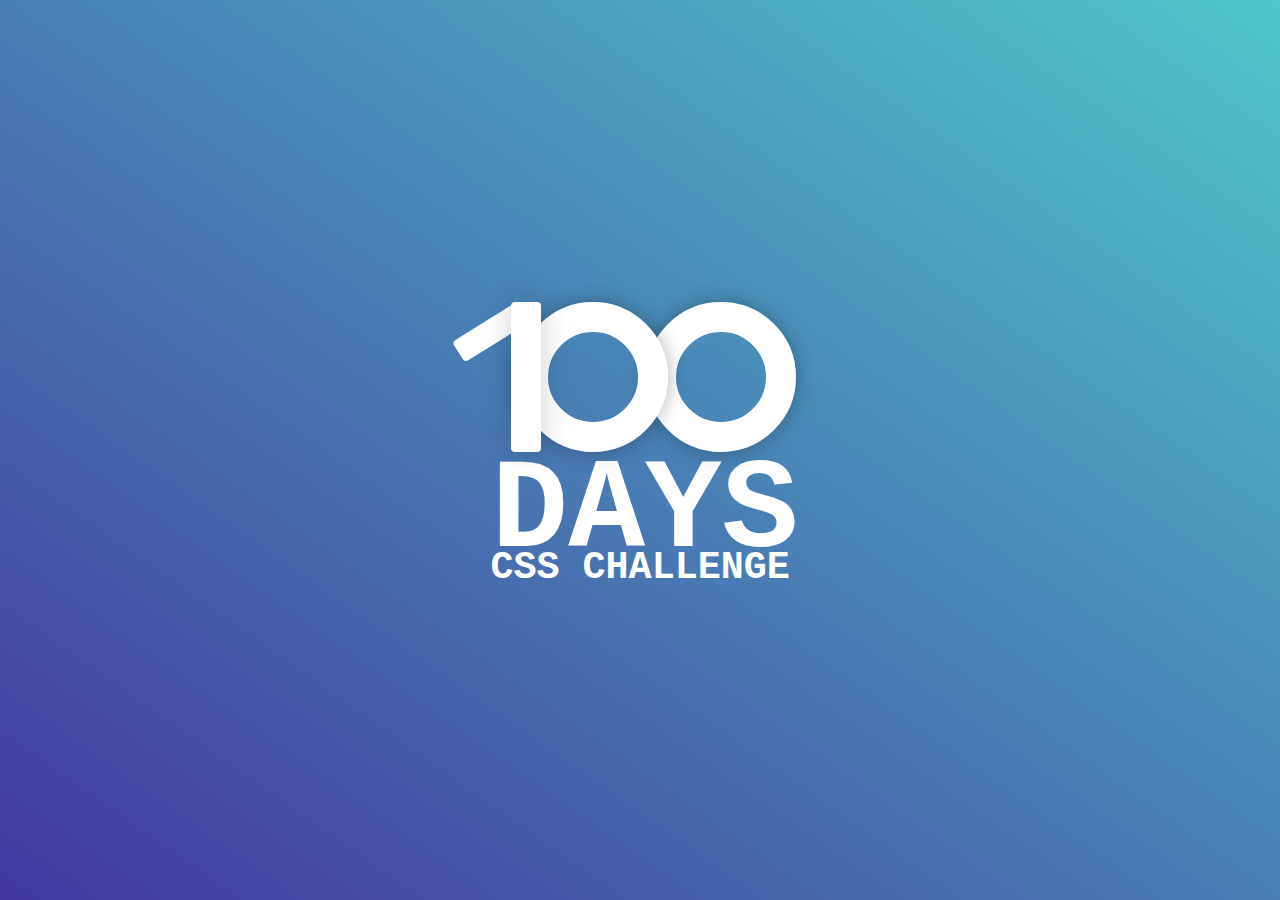
<file: day1/index.html>
<!DOCTYPE html>
<html lang="en">

<head>
    <meta charset="UTF-8">
    <meta name="viewport" content="width=device-width, initial-scale=1.0">
    <title>Day 1</title>
    <style>
        * {
            margin: 0;
            padding: 0;
            box-sizing: border-box;
        }

        body {
            background: #43389F;
            background: -webkit-linear-gradient(bottom left, #43389F 0%, #4ec6ca 100%);
            background: -moz-linear-gradient(bottom left, #43389F 0%, #4ec6ca 100%);
            background: -o-linear-gradient(bottom left, #43389F 0%, #4ec6ca 100%);
            background: linear-gradient(to top right, #43389F 0%, #4ec6ca 100%);
            min-height: 100vh;
            width: 100vw;
            display: grid;
            place-content: center;
            font-family: 'Courier New', 'Courier', sans-serif;
            color: white;
            font-weight: bold;
            text-transform: uppercase;
        }

        .relative {
            position: relative;
            left: 10rem;
            top: 3rem;
        }

        #top_one {
            width: 24px;
            height: 77px;
            background: #fff;
            border-radius: 4px;
            position: absolute;
            overflow: hidden;
            transform: translate(-144px, 75px);
            rotate: 58deg;
            transform-origin: top right;
        }

        #top_two {
            width: 30px;
            height: 150px;
            background: #fff;
            border-radius: 4px;
            position: absolute;
            overflow: hidden;
            box-shadow: 0 0 30px rgba(0, 0, 0, 0.2);
            z-index: 5;
            transform: translate(-135px, -102px);
        }

        .circle {
            width: 150px;
            height: 150px;
            background: transparent;
            border-radius: 50%;
            position: absolute;
            overflow: hidden;
            box-shadow: 0 0 20px rgba(0, 0, 0, 0.3);
            border: 30px solid #fff;
        }

        #zero_one {
            transform: translate(-128px, -102px);
            z-index: 2;
        }

        #zero_two {
            transform: translate(0px, -102px);
            z-index: 1;
        }

        main {
            transform: translate(-155px, 35px);
        }

        .big {
            font-size: 8rem;
        }

        .small {
            font-weight: 600;
            font-size: 2.4rem;
            transform: translate(-1px, -38px);
        }
    </style>
</head>

<body>
    <section class="relative">
        <div id="top_one"></div>
        <div id="top_two"></div>
        <div id="zero_one" class="circle"></div>
        <div id="zero_two" class="circle"></div>
        <main>
            <div class="big">Days</div>
            <div class="small">CSS Challenge</div>
        </main>
    </section>
</body>

</html>
</file>
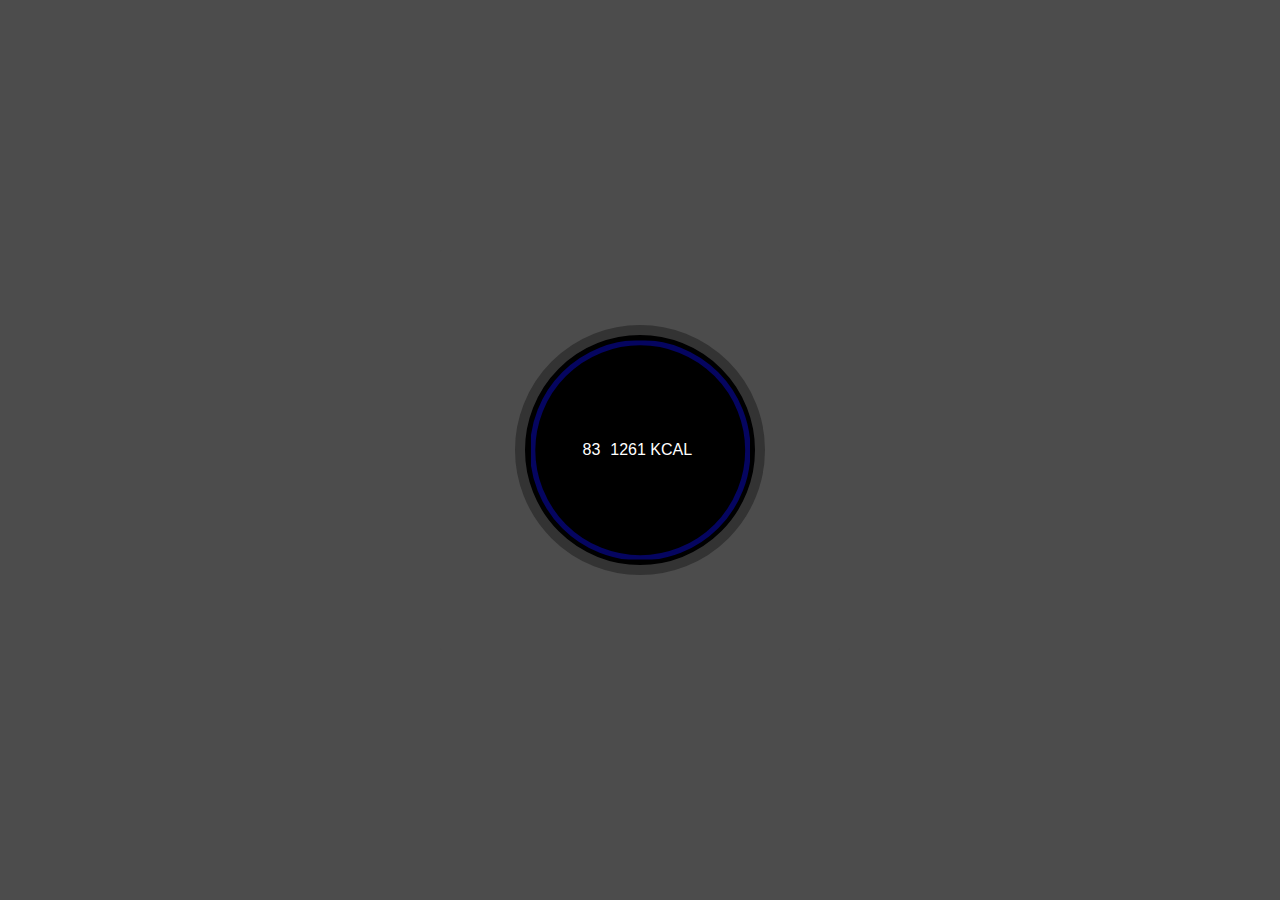
<file: day10/index.html>
<!DOCTYPE html>
<html lang="en">

<head>
    <meta charset="UTF-8">
    <meta name="viewport" content="width=device-width, initial-scale=1.0">
    <title>Watch</title>
    <link rel="stylesheet" href="https://cdnjs.cloudflare.com/ajax/libs/font-awesome/6.5.2/css/all.min.css"
        integrity="sha512-SnH5WK+bZxgPHs44uWIX+LLJAJ9/2PkPKZ5QiAj6Ta86w+fsb2TkcmfRyVX3pBnMFcV7oQPJkl9QevSCWr3W6A=="
        crossorigin="anonymous" referrerpolicy="no-referrer" />
    <style>
        * {
            margin: 0;
            padding: 0;
            box-sizing: border-box;
        }

        body {
            background: #4C4C4C;
        }

        .frame {
            position: absolute;
            top: 50%;
            left: 50%;
            width: 400px;
            height: 400px;
            margin-top: -200px;
            margin-left: -200px;
            border-radius: 2px;
            /* box-shadow: 1px 2px 10px 0px rgba(0, 0, 0, 0.3); */
            background: #4C4C4C;
            color: white;
            font-family: 'Open Sans', Helvetica, sans-serif;
            font-weight: 300;
            -webkit-font-smoothing: antialiased;
            -moz-osx-font-smoothing: grayscale;
            overflow: hidden;
            display: grid;
            place-content: center;
        }

        #clock {
            width: 250px;
            height: 250px;
            background-color: black;
            border-radius: 50%;
            border: 10px solid #333;
            position: relative;
        }

        @keyframes spinner {
            from {
                stroke-dashoffset: 625;
                transform: rotate(-90deg) scaleY(1);
            }

            30% {
                stroke: rgb(5, 5, 96);
            }

            50% {
                stroke-dashoffset: 0;
                transform: rotate(-90deg) scaleY(1);
            }

            50.001% {
                transform: rotate(-90deg) scaleY(-1);
            }

            60% {
                stroke: rgb(111, 10, 193);
            }

            to {
                stroke-dashoffset: 625;
                transform: rotate(-90deg) scaleY(-1);
            }
        }

        .inner {
            position: absolute;
            width: 95%;
            height: 95%;
            border-radius: 50%;
            top: 6px;
            left: 6px;
        }

        .inner .circle {
            stroke: rgb(5, 5, 96);
            stroke-width: 5;
            fill: none;
            stroke-dasharray: 625;
            transform: rotate(-90deg);
            transform-origin: center center;
            animation: spinner 5s linear infinite;
            transition: stroke 0.5s;
        }

        main {
            position: absolute;
            transform: translateY(-50%);
            top: 50%;
            left: 25%;
        }

        main .time {
            font-size: 3em;
            font-weight: 700;
            letter-spacing: 5px;
        }

        main .date {
            font-size: 0.9em;
            font-weight: 700;
            letter-spacing: 0px;
            text-transform: uppercase;
        }

        .fa-heart {
            animation: beat 1s infinite;
        }

        @keyframes beat {
            0% {
                transform: scale(1);
            }

            50% {
                transform: scale(1.2);
            }

            100% {
                transform: scale(1);
            }
        }

        .stats {
            display: flex;
            justify-content: space-between;
            gap: 10px;
        }
    </style>
</head>

<body>
    <div class="frame">
        <div id="clock">
            <div class="inner">
                <svg class="circle" viewBox="0 0 202 202">
                    <circle cx="101" cy="101" r="99.5"></circle>
                </svg>
            </div>
            <main>
                <div class="date"></div>
                <div class="time"></div>
                <div class="stats">
                    <div>
                        <i class="fa fa-heart"></i>
                        <span>83</span>
                    </div>
                    <div>
                        <span>1261 KCAL</span>
                    </div>
                </div>
            </main>
        </div>
    </div>

    <script>
        const time = document.querySelector('.time');
        const date = document.querySelector('.date');

        function updateClock() {
            const now = new Date();
            const hours = now.getHours() % 12;
            const minutes = now.getMinutes();

            time.textContent = `${hours}:${minutes}`;
        }

        function updateDate() {
            const now = new Date();
            const day = now.getDate();
            const month = now.getMonth() + 1;
            const year = now.getFullYear();

            const daysOfWeek = ['Sun', 'Mon', 'Tue', 'Wed', 'Thu', 'Fri', 'Sat'];
            const monthsOfYear = ['Jan', 'Feb', 'Mar', 'Apr', 'May', 'Jun', 'Jul', 'Aug', 'Sep', 'Oct', 'Nov', 'Dec'];

            date.textContent = `${daysOfWeek[now.getDay()]} ${day} ${monthsOfYear[month - 1]} ${year}`;
        }

        setInterval(updateClock, 1000);
        setInterval(updateDate, 1000);
    </script>
</body>

</html>
</file>
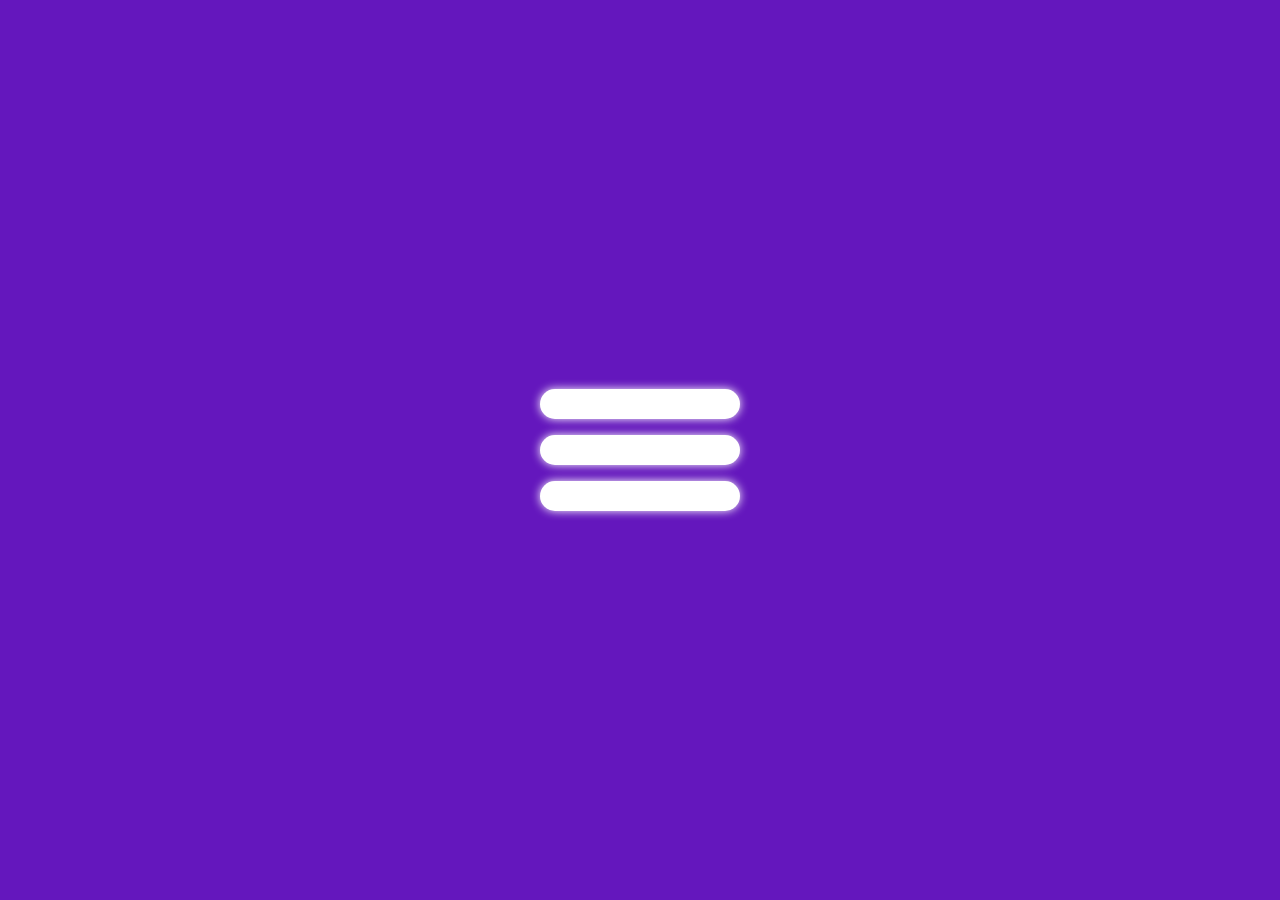
<file: day2/index.html>
<!DOCTYPE html>
<html lang="en">

<head>
    <meta charset="UTF-8">
    <meta name="viewport" content="width=device-width, initial-scale=1.0">
    <title>Day 2 - Menu Icon</title>
    <style>
        * {
            margin: 0;
            padding: 0;
            box-sizing: border-box;
        }

        body {
            background-color: rgb(100, 23, 189);
            display: grid;
            place-items: center;
            min-height: 100vh;
        }

        section {
            display: flex;
            flex-direction: column;
            gap: 1rem;
            cursor: pointer;
            -webkit-tap-highlight-color: transparent;
        }

        div {
            width: 200px;
            height: 30px;
            background-color: #fff;
            border-radius: 20px;
            box-shadow: 0 0 10px rgba(255, 255, 255, 1);
        }

        @keyframes top {
            0% {
                transform: translateY(0) rotate(0);
            }

            50% {
                transform: translateY(50px) rotate(0);
                box-shadow: 0 0 100px rgba(255, 255, 255, 1);
            }

            100% {
                transform: translateY(60px) rotate(50deg);
            }
        }

        @keyframes topReverse {
            0% {
                transform: translateY(60px) rotate(45deg);
            }

            50% {
                transform: translateY(50px) rotate(0);
            }

            100% {
                transform: translateY(0) rotate(0);
            }
        }


        @keyframes bottom {
            0% {
                transform: translateY(0) rotate(0);
            }

            50% {
                transform: translateY(-45px) rotate(0);
                box-shadow: 0 0 100px rgba(255, 255, 255, 1);
            }

            100% {
                transform: translateY(-30px) rotate(130deg);
            }
        }

        @keyframes bottomReverse {
            0% {
                transform: translateY(-30px) rotate(130deg);
            }

            50% {
                transform: translateY(-30px) rotate(0);
            }

            100% {
                transform: translateY(0) rotate(0);
            }
        }

        @keyframes center {
            0% {
                opacity: 1;
            }

            30% {
                opacity: 1;
                scale: 0.9;
            }

            50% {
                opacity: 0;
                scale: 0.9;
            }

            100% {
                opacity: 0;
                scale: 0;
            }
        }

        @keyframes centerReverse {
            0% {
                opacity: 0;
                scale: 0;
            }

            50% {
                opacity: 0;
                scale: 0.4;
            }

            60% {
                opacity: 1;
                scale: 0.8;

            }

            100% {
                opacity: 1;
                scale: 1;
            }
        }

        div.active:nth-child(1) {
            transform: translateY(60px) rotate(45deg);
            animation: top 0.5s ease-in-out 1;
            box-shadow: 0 0 100px rgba(255, 255, 255, 1);
        }

        div:nth-child(1) {
            animation: topReverse 0.25s ease-in-out 1;
        }

        div.active:nth-child(3) {
            transform: translateY(-30px) rotate(130deg);
            animation: bottom 0.5s ease-in-out 1;
            box-shadow: 0 0 5px rgba(11, 11, 11, 0.5);
        }

        div:nth-child(3) {
            animation: bottomReverse 0.25s ease-in-out 1;
        }

        div.active:nth-child(2) {
            opacity: 0;
            animation: center 0.5s ease-in-out;
        }

        div:nth-child(2) {
            opacity: 1;
            animation: centerReverse 0.25s ease-in-out;
        }
    </style>
</head>

<body>
    <section>
        <div></div>
        <div></div>
        <div></div>
    </section>

    <script>
        const menu = document.querySelector('section');
        const divs = document.querySelectorAll('div');

        menu.addEventListener('click', () => {
            divs.forEach((div, index) => {
                div.classList.toggle('active');
            })
        })
    </script>
</body>

</html>
</file>
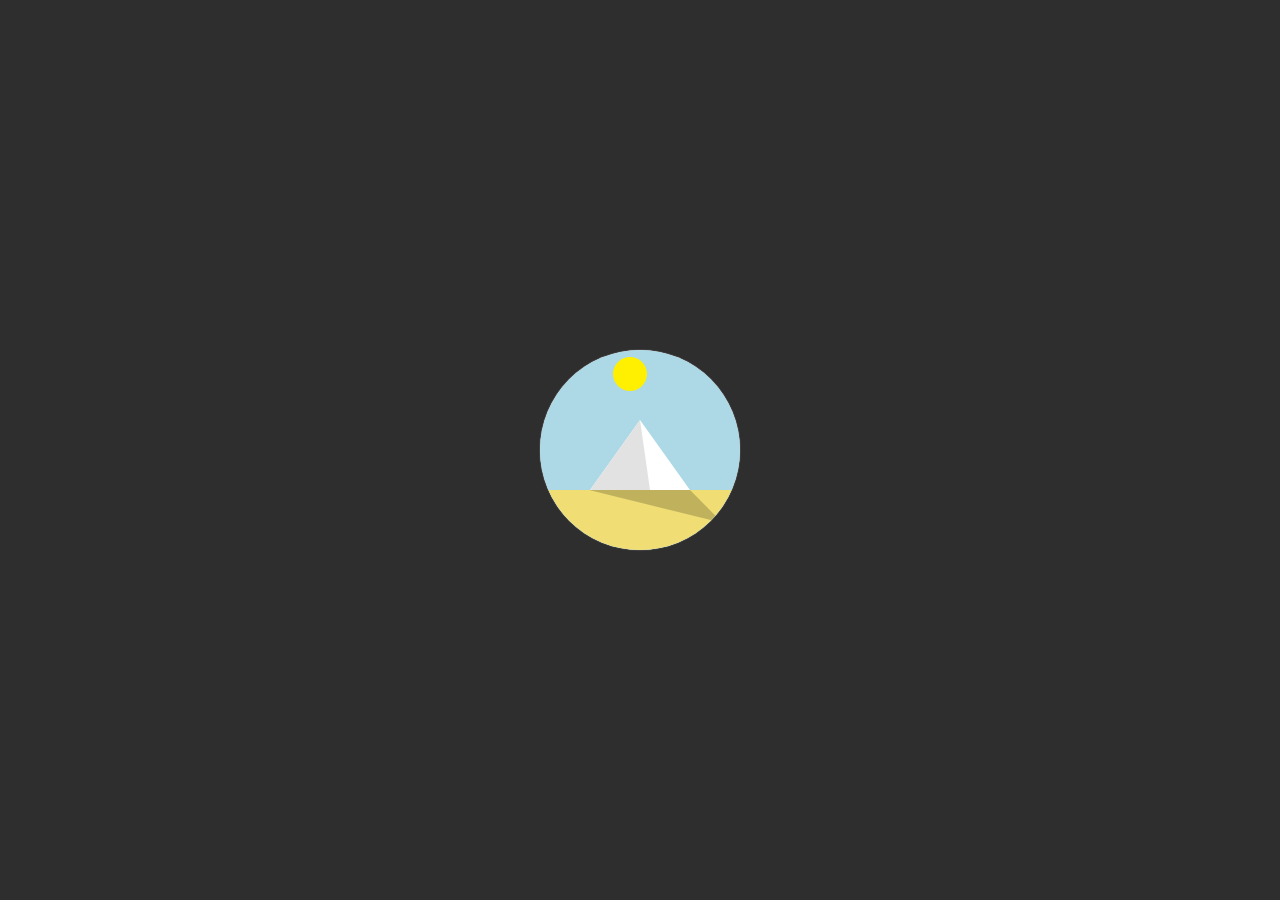
<file: day3/index.html>
<!DOCTYPE html>
<html lang="en">

<head>
    <meta charset="UTF-8">
    <meta name="viewport" content="width=device-width, initial-scale=1.0">
    <title>Day 3</title>
    <style>
        * {
            padding: 0;
            margin: 0;
            box-sizing: border-box;
        }

        body {
            background-color: #2E2E2E;
            display: grid;
            place-content: center;
            min-height: 100vh;
        }

        @keyframes screenOff {
            0% {
                opacity: 0;
            }

            30% {
                opacity: 1;
            }

            70% {
                opacity: 1;
            }

            100% {
                opacity: 0;
            }
        }

        section {
            background-color: lightblue;
            width: 200px;
            height: 200px;
            border-radius: 50%;
            position: relative;
            z-index: 10;
            overflow: hidden;
            box-shadow: 0 0 1px rgba(255, 255, 255, 1);
            animation: screenOff 4s cubic-bezier(.4, 0, .49, 1) infinite;
        }

        @keyframes sunRiseAndSet {
            0% {
                background: #F57209;
                transform: rotate(-70deg);
            }

            30% {
                background: #FFEF00;
                transform: rotate(-28deg);
            }

            70% {
                background: #FFEF00;
            }

            100% {
                background: #F57209;
                transform: rotate(70deg);
            }
        }

        @keyframes fadingSand {
            0% {
                background: #272C34;
            }

            30% {
                background: #F0DE75;
            }

            70% {
                background: #F0DE75;
            }

            100% {
                background: #272C34;
            }
        }

        @keyframes pyramidShadow {
            0% {
                clip-path: polygon(129px 23%, 230px 23%, 75% 30%);
            }

            30% {
                clip-path: polygon(129px 23%, 230px 23%, 60% 50%);
            }


            70% {
                clip-path: polygon(129px 23%, 230px 23%, 40% 70%);
            }

            100% {
                clip-path: polygon(129px 23%, 230px 23%, 15% 40%);
            }
        }

        @keyframes pyrimidRightShadow {
            0% {
                background: rgb(172, 171, 171);
            }

            30% {
                background: rgb(255, 240, 240);
            }

            70% {
                background: rgb(166, 166, 166);
            }

            100% {
                background: rgb(122, 122, 122);
            }
        }

        @keyframes pyramidLeftShadow {
            0% {
                background: rgb(122, 122, 122);
            }

            30% {
                background: rgb(166, 166, 166);
            }

            70% {
                background: rgb(255, 240, 240);
            }

            100% {
                background: rgb(224, 224, 224);
            }
        }

        div#sun {
            position: absolute;
            z-index: 2;
            top: 7px;
            left: 73px;
            width: 34px;
            height: 34px;
            border-radius: 50%;
            background: #FFEF00;
            transform-origin: 50% 400%;
            animation: sunRiseAndSet 4s cubic-bezier(.4, .5, .49, 1) infinite;
        }

        div#sand {
            position: absolute;
            z-index: 1;
            bottom: 0;
            width: 100%;
            height: 60px;
            background: #F0DE75;
        }

        div#pyramidLeft {
            position: absolute;
            z-index: 3;
            top: 40px;
            left: 50px;
            width: 100px;
            height: 100px;
            background: white;
            clip-path: polygon(50% 30%, 100% 100%, 0% 100%);
            animation: pyramidLeftShadow 4s cubic-bezier(.4, 0, .49, 1) infinite;
        }

        div#pyramidRight {
            position: absolute;
            z-index: 3;
            top: 50px;
            left: 50px;
            width: 100px;
            height: 100px;
            background: rgb(226, 226, 226);
            clip-path: polygon(50% 20%, 60% 90%, 0% 90%);
            animation: pyrimidRightShadow 4s cubic-bezier(.4, 0, .49, 1) infinite;
        }

        div#shadow {
            position: absolute;
            z-index: 2;
            top: 124px;
            left: -80px;
            height: 70px;
            width: 360px;
            background: rgba(0, 0, 0, 0.2);
            transform-origin: 50% 0%;
            clip-path: polygon(129px 23%, 230px 23%, 73% 70%);
            animation: pyramidShadow 4s cubic-bezier(.2, 0, .49, .5) infinite;
        }
    </style>
</head>

<body>
    <section>
        <div id="sun"></div>

        <div>
            <div id="pyramidLeft"></div>
            <div id="pyramidRight"></div>
        </div>

        <div id="shadow"></div>
        <div id="sand"></div>
    </section>
</body>

</html>
</file>
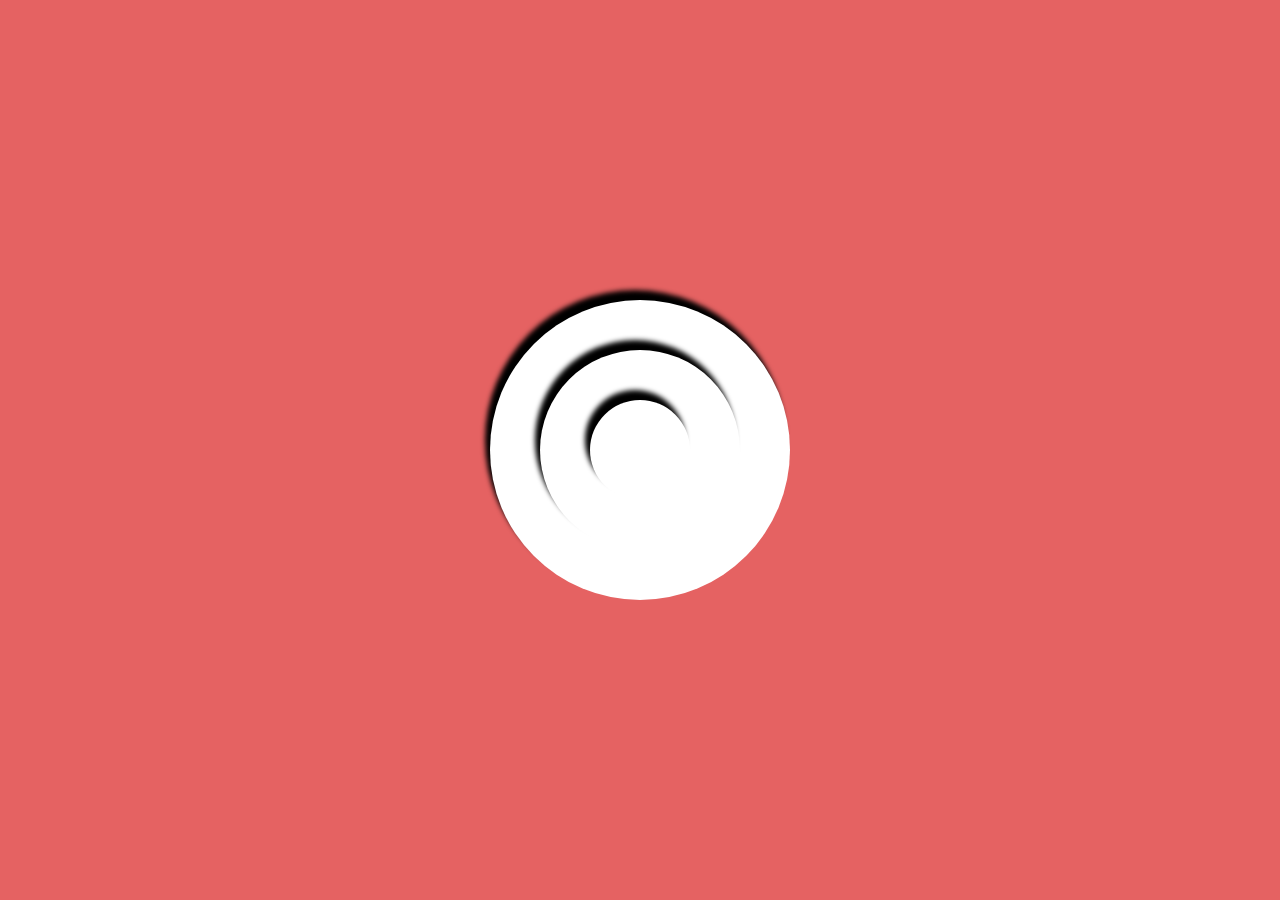
<file: day4/index.html>
<!DOCTYPE html>
<html lang="en">

<head>
    <meta charset="UTF-8">
    <meta name="viewport" content="width=device-width, initial-scale=1.0">
    <title>Day 4 - Loader</title>
    <style>
        * {
            padding: 0;
            margin: 0;
            box-sizing: border-box;
        }

        body{
            background: #E56262;
            min-height: 100vh;
            display: grid;
            place-items: center;
        }

        @keyframes appear3 {
            0%, 70% {
                box-shadow: 2px 2px 3px 2px rgba(0,0,0,0.2);
                transform: scale(0);
            }

            100% {
                box-shadow: 10px 10px 15px 0 rgba(0,0,0,0.3);
                transform: scale(1);
            }
        }


        @keyframes appear2 {
            0%, 40% {
                box-shadow: 2px 2px 3px 2px rgba(0,0,0,0.2);
                transform: scale(0);
            }

            100% {
                box-shadow: 10px 10px 15px 0 rgba(0,0,0,0.3);
                transform: scale(1);
            }
        }

        @keyframes appear1 {
            0%, 10% {
                box-shadow: 2px 2px 3px 2px rgba(0,0,0,0.2);
                transform: scale(0);
            }

            100% {
                box-shadow: 10px 10px 15px 0 rgba(0,0,0,0.3);
                transform: scale(1);
            }
        }

        .circle{
            background-color: white;
            border-radius: 50%;
            display: grid;
            place-items: center;
            box-shadow: -5px -10px 5px rgba(0, 0, 0, 1);
        }

        section{
            height: 300px;
            width: 300px;
            animation: appear1 2s cubic-bezier(.21,.98,.6,.99) infinite alternate;
        }

        main{
            height: 200px;
            width: 200px;
            animation: appear2 2s cubic-bezier(.21,.98,.6,.99) infinite alternate;
        }

        div{
            height: 100px;
            width: 100px;
            animation: appear3 2s cubic-bezier(.21,.98,.6,.99) infinite alternate;
        }
    </style>
</head>

<body>
    <section class="circle">
        <main class="circle">
            <div class="circle"></div>
        </main>
    </section>
</body>

</html>
</file>
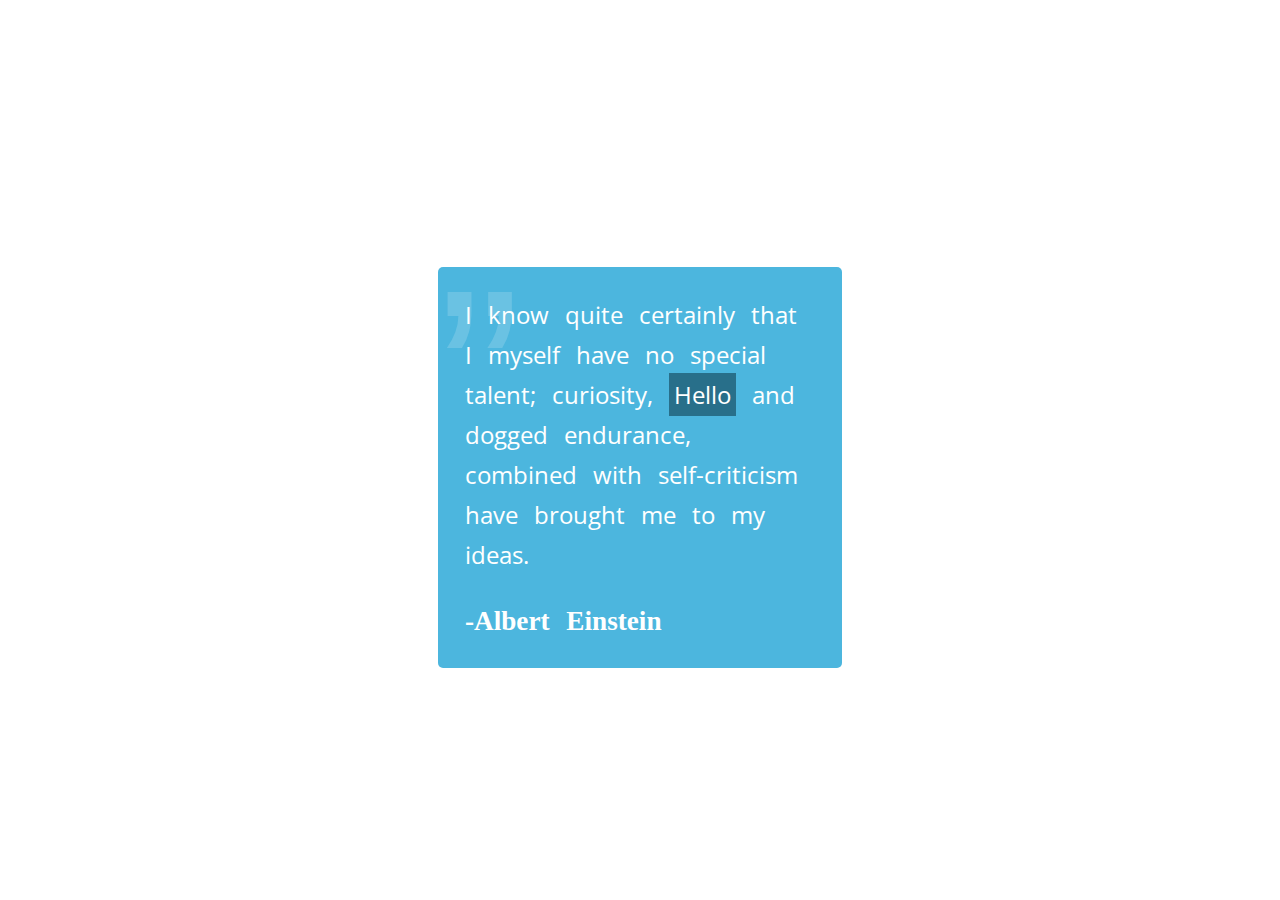
<file: day46/index.html>
<!DOCTYPE html>
<html lang="en">

<head>
    <meta charset="UTF-8">
    <meta http-equiv="X-UA-Compatible" content="IE=edge">
    <meta name="viewport" content="width=device-width, initial-scale=1.0">
    <title>Obsession</title>
    <link rel="stylesheet" href="https://cdnjs.cloudflare.com/ajax/libs/font-awesome/5.13.1/css/all.min.css">
    <style>
        @import url(https://fonts.googleapis.com/css?family=Open+Sans:700,300);

        * {
            padding: 0;
            margin: 0;
        }

        body {
            height: 100vh;
            width: 100vw;
            overflow: hidden;
            display: flex;
            justify-content: center;
            align-items: center;
            font-family: 'Open Sans', Helvetica, sans-serif;
        }

        #card {
            background: #4cb6de;
            color: white;
            width: 350px;
            /* margin: auto; */
            /* border: 2px solid black; */
            border-radius: 5px;
            padding: 1em;
            font-size: 1.7em;
            word-spacing: 10px;
            line-height: 40px;
            z-index: 1;
        }

        #card .content {
            position: relative;
            z-index: 1;
            font-size: 24px;
            line-height: 35px;
            margin: 20px 0;
            display: inline;
        }

        .quote:before {
            display: block;
            position: relative;
            z-index: 0;
            content: "„";
            font-family: Arial;
            font-size: 250px;
            color: #6AC2E3;
            line-height: 35px;
            top: -20px;
            /* left: -17px; */
        }

        #card author {
            display: block;
            margin-top: 1em;
            font-family: "Zen Loop", cursive;
            font-weight: bold;
        }

        .word {
            background: #286f8a;
            padding: 5px;
            z-index: 1;
        }

        .info:before {
            position: absolute;
            content: "";
            width: 10px;
            height: 10px;
            transform: rotate(45deg);
            top: -5px;
            left: 25%;
            margin-left: -5px;
            background: #286f8a;
        }

        .word .info {
            display: block;
            background: #286f8a;
            position: absolute;
            width: 280px;
            font-size: 16px;
            line-height: 24px;
            transform: translate(50%, 5%);
            visibility: hidden;
            transition: all 0.5s ease-in-out;
            opacity: 0;
        }

        .word:hover .info {
            visibility: visible;
            opacity: 1;
            box-shadow: 0 0 5px rgba(0, 0, 0, 0.336);
        }

        .info .pronounciation {
            background: white;
            color: #286f8a;
        }

        .info div {
            padding: 10px;
        }

        .sound-btn {
            cursor: pointer;
            margin: 0 10px;
        }
    </style>
</head>

<body>
    <div class="quote">
        <div id="card">
            <span class="content">I know quite certainly that I myself have no special talent;
                curiosity,
                <span class="word">Hello<div class="info">
                        <div class="defination">
                            <strong>Obsession:</strong>, a
                            persistent disturbing preoccupation with
                            an often unreasonable idea or feeling
                        </div>

                        <div class="pronounciation">
                            [əbˈseʃ(ə)n]<i class="sound-btn fas fa-volume-up" data-word="obsession"></i>
                        </div>
                    </div></span>
                and dogged endurance, combined with self-criticism have brought me to my ideas.</span>
            <author>-Albert Einstein</author>
        </div>
    </div>
    <script>
        let synth = window.speechSynthesis;
        document.querySelector('.sound-btn').addEventListener("click", playSound);
        function playSound() {
            synth.cancel();
            const msg = new SpeechSynthesisUtterance();
            msg.text = this.dataset.word;
            msg.volume = 0.5;
            msg.voice = synth.getVoices()[0];
            synth.speak(msg);
        }
    </script>
</body>

</html>
</file>
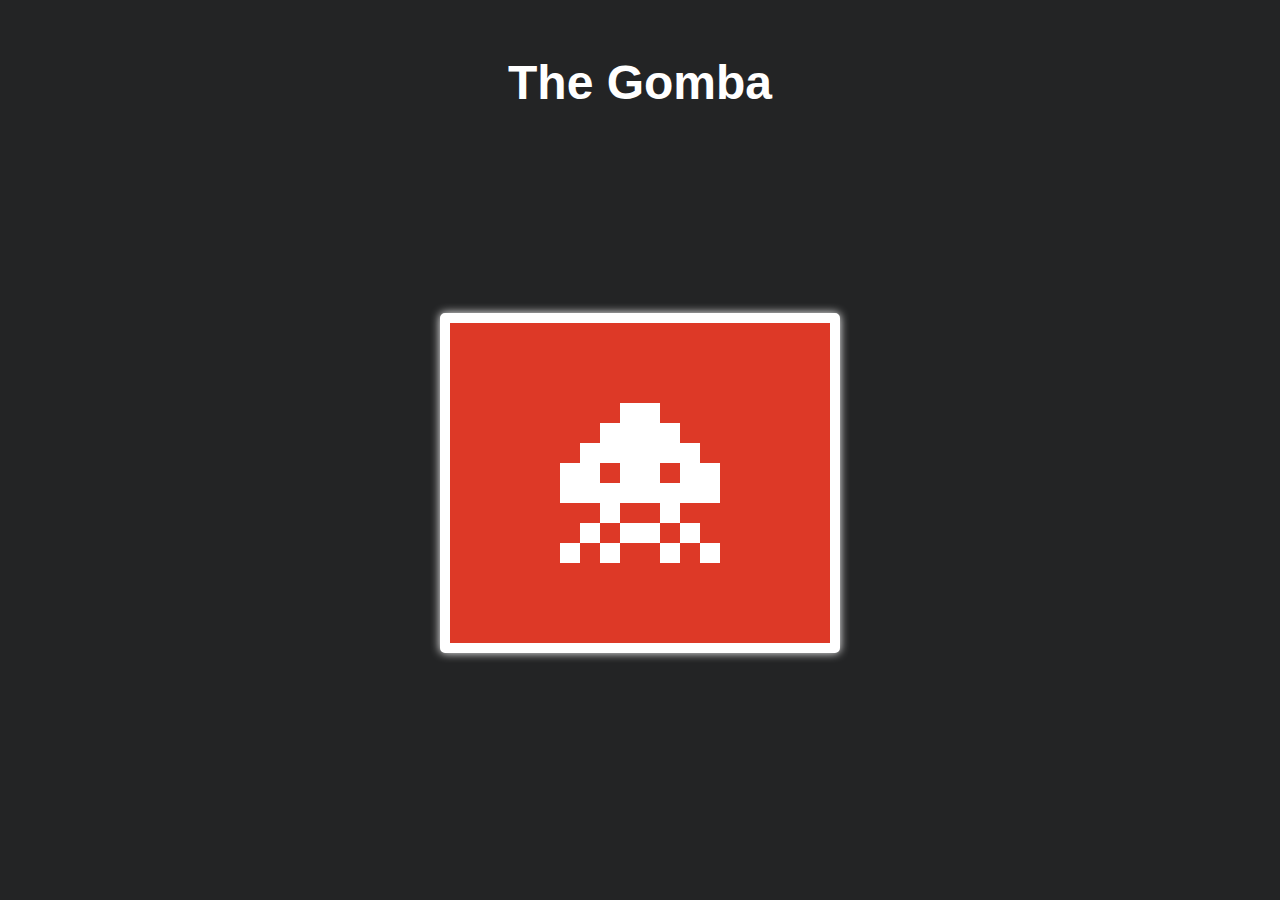
<file: day47/index.html>
<!DOCTYPE html>
<html lang="en">

<head>
    <meta charset="UTF-8">
    <meta http-equiv="X-UA-Compatible" content="IE=edge">
    <meta name="viewport" content="width=device-width, initial-scale=1.0">
    <title>100 days Challenge - 1st</title>
    <link rel="stylesheet" href="style.css">
</head>

<body>
    <h2 id="gomba">The Gomba</h2>
    <div class="frame">
        <div class="center">
            <table width="400" height="400" cellspacing="1" rules=none>
                <tr>
                    <td onclick="changefunc(this)"></td>
                    <td onclick="changefunc(this)"></td>
                    <td onclick="changefunc(this)"></td>
                    <td onclick="changefunc(this)"></td>
                    <td onclick="changefunc(this)"></td>
                    <td onclick="changefunc(this)"></td>
                    <td onclick="changefunc(this)"></td>
                    <td onclick="changefunc(this)"></td>
                    <td onclick="changefunc(this)"></td>
                    <td onclick="changefunc(this)"></td>
                    <td onclick="changefunc(this)"></td>
                    <td onclick="changefunc(this)"></td>
                    <td onclick="changefunc(this)"></td>
                    <td onclick="changefunc(this)"></td>
                    <td onclick="changefunc(this)"></td>
                    <td onclick="changefunc(this)"></td>
                    <td onclick="changefunc(this)"></td>
                    <td onclick="changefunc(this)"></td>
                    <td onclick="changefunc(this)"></td>
                    <td onclick="changefunc(this)"></td>
                </tr>
                <tr>
                    <td onclick="changefunc(this)"></td>
                    <td onclick="changefunc(this)"></td>
                    <td onclick="changefunc(this)"></td>
                    <td onclick="changefunc(this)"></td>
                    <td onclick="changefunc(this)"></td>
                    <td onclick="changefunc(this)"></td>
                    <td onclick="changefunc(this)"></td>
                    <td onclick="changefunc(this)"></td>
                    <td onclick="changefunc(this)"></td>
                    <td onclick="changefunc(this)"></td>
                    <td onclick="changefunc(this)"></td>
                    <td onclick="changefunc(this)"></td>
                    <td onclick="changefunc(this)"></td>
                    <td onclick="changefunc(this)"></td>
                    <td onclick="changefunc(this)"></td>
                    <td onclick="changefunc(this)"></td>
                    <td onclick="changefunc(this)"></td>
                    <td onclick="changefunc(this)"></td>
                    <td onclick="changefunc(this)"></td>
                    <td onclick="changefunc(this)"></td>
                </tr>
                <tr>
                    <td onclick="changefunc(this)"></td>
                    <td onclick="changefunc(this)"></td>
                    <td onclick="changefunc(this)"></td>
                    <td onclick="changefunc(this)"></td>
                    <td onclick="changefunc(this)"></td>
                    <td onclick="changefunc(this)"></td>
                    <td onclick="changefunc(this)"></td>
                    <td onclick="changefunc(this)"></td>
                    <td onclick="changefunc(this)"></td>
                    <td onclick="changefunc(this)"></td>
                    <td onclick="changefunc(this)"></td>
                    <td onclick="changefunc(this)"></td>
                    <td onclick="changefunc(this)"></td>
                    <td onclick="changefunc(this)"></td>
                    <td onclick="changefunc(this)"></td>
                    <td onclick="changefunc(this)"></td>
                    <td onclick="changefunc(this)"></td>
                    <td onclick="changefunc(this)"></td>
                    <td onclick="changefunc(this)"></td>
                    <td onclick="changefunc(this)"></td>
                </tr>
                <tr>
                    <td onclick="changefunc(this)"></td>
                    <td onclick="changefunc(this)"></td>
                    <td onclick="changefunc(this)"></td>
                    <td onclick="changefunc(this)"></td>
                    <td onclick="changefunc(this)"></td>
                    <td onclick="changefunc(this)"></td>
                    <td onclick="changefunc(this)"></td>
                    <td onclick="changefunc(this)"></td>
                    <td onclick="changefunc(this)"></td>
                    <td onclick="changefunc(this)"></td>
                    <td onclick="changefunc(this)"></td>
                    <td onclick="changefunc(this)"></td>
                    <td onclick="changefunc(this)"></td>
                    <td onclick="changefunc(this)"></td>
                    <td onclick="changefunc(this)"></td>
                    <td onclick="changefunc(this)"></td>
                    <td onclick="changefunc(this)"></td>
                    <td onclick="changefunc(this)"></td>
                    <td onclick="changefunc(this)"></td>
                    <td onclick="changefunc(this)"></td>
                </tr>
                <tr>
                    <td onclick="changefunc(this)"></td>
                    <td onclick="changefunc(this)"></td>
                    <td onclick="changefunc(this)"></td>
                    <td onclick="changefunc(this)"></td>
                    <td onclick="changefunc(this)"></td>
                    <td onclick="changefunc(this)"></td>
                    <td onclick="changefunc(this)"></td>
                    <td onclick="changefunc(this)"></td>
                    <td onclick="changefunc(this)"></td>
                    <td onclick="changefunc(this)"></td>
                    <td onclick="changefunc(this)"></td>
                    <td onclick="changefunc(this)"></td>
                    <td onclick="changefunc(this)"></td>
                    <td onclick="changefunc(this)"></td>
                    <td onclick="changefunc(this)"></td>
                    <td onclick="changefunc(this)"></td>
                    <td onclick="changefunc(this)"></td>
                    <td onclick="changefunc(this)"></td>
                    <td onclick="changefunc(this)"></td>
                    <td onclick="changefunc(this)"></td>
                </tr>
                <tr>
                    <td onclick="changefunc(this)"></td>
                    <td onclick="changefunc(this)"></td>
                    <td onclick="changefunc(this)"></td>
                    <td onclick="changefunc(this)"></td>
                    <td onclick="changefunc(this)"></td>
                    <td onclick="changefunc(this)"></td>
                    <td onclick="changefunc(this)"></td>
                    <td onclick="changefunc(this)"></td>
                    <td onclick="changefunc(this)"></td>
                    <td onclick="changefunc(this)"></td>
                    <td onclick="changefunc(this)"></td>
                    <td onclick="changefunc(this)"></td>
                    <td onclick="changefunc(this)"></td>
                    <td onclick="changefunc(this)"></td>
                    <td onclick="changefunc(this)"></td>
                    <td onclick="changefunc(this)"></td>
                    <td onclick="changefunc(this)"></td>
                    <td onclick="changefunc(this)"></td>
                    <td onclick="changefunc(this)"></td>
                    <td onclick="changefunc(this)"></td>
                </tr>
                <tr>
                    <td onclick="changefunc(this)"></td>
                    <td onclick="changefunc(this)"></td>
                    <td onclick="changefunc(this)"></td>
                    <td onclick="changefunc(this)"></td>
                    <td onclick="changefunc(this)"></td>
                    <td onclick="changefunc(this)"></td>
                    <td onclick="changefunc(this)"></td>
                    <td onclick="changefunc(this)"></td>
                    <td onclick="changefunc(this)"></td>
                    <td onclick="changefunc(this)"></td>
                    <td onclick="changefunc(this)"></td>
                    <td onclick="changefunc(this)"></td>
                    <td onclick="changefunc(this)"></td>
                    <td onclick="changefunc(this)"></td>
                    <td onclick="changefunc(this)"></td>
                    <td onclick="changefunc(this)"></td>
                    <td onclick="changefunc(this)"></td>
                    <td onclick="changefunc(this)"></td>
                    <td onclick="changefunc(this)"></td>
                    <td onclick="changefunc(this)"></td>
                </tr>
                <tr>
                    <td onclick="changefunc(this)"></td>
                    <td onclick="changefunc(this)"></td>
                    <td onclick="changefunc(this)"></td>
                    <td onclick="changefunc(this)"></td>
                    <td onclick="changefunc(this)"></td>
                    <td onclick="changefunc(this)"></td>
                    <td onclick="changefunc(this)"></td>
                    <td onclick="changefunc(this)"></td>
                    <td onclick="changefunc(this)"></td>
                    <td onclick="changefunc(this)"></td>
                    <td onclick="changefunc(this)"></td>
                    <td onclick="changefunc(this)"></td>
                    <td onclick="changefunc(this)"></td>
                    <td onclick="changefunc(this)"></td>
                    <td onclick="changefunc(this)"></td>
                    <td onclick="changefunc(this)"></td>
                    <td onclick="changefunc(this)"></td>
                    <td onclick="changefunc(this)"></td>
                    <td onclick="changefunc(this)"></td>
                    <td onclick="changefunc(this)"></td>
                </tr>
                <tr>
                    <td onclick="changefunc(this)"></td>
                    <td onclick="changefunc(this)"></td>
                    <td onclick="changefunc(this)"></td>
                    <td onclick="changefunc(this)"></td>
                    <td onclick="changefunc(this)"></td>
                    <td onclick="changefunc(this)"></td>
                    <td onclick="changefunc(this)"></td>
                    <td onclick="changefunc(this)"></td>
                    <td onclick="changefunc(this)"></td>
                    <td onclick="changefunc(this)"></td>
                    <td onclick="changefunc(this)"></td>
                    <td onclick="changefunc(this)"></td>
                    <td onclick="changefunc(this)"></td>
                    <td onclick="changefunc(this)"></td>
                    <td onclick="changefunc(this)"></td>
                    <td onclick="changefunc(this)"></td>
                    <td onclick="changefunc(this)"></td>
                    <td onclick="changefunc(this)"></td>
                    <td onclick="changefunc(this)"></td>
                    <td onclick="changefunc(this)"></td>
                </tr>
                <tr>
                    <td onclick="changefunc(this)"></td>
                    <td onclick="changefunc(this)"></td>
                    <td onclick="changefunc(this)"></td>
                    <td onclick="changefunc(this)"></td>
                    <td onclick="changefunc(this)"></td>
                    <td onclick="changefunc(this)"></td>
                    <td onclick="changefunc(this)"></td>
                    <td onclick="changefunc(this)"></td>
                    <td onclick="changefunc(this)"></td>
                    <td onclick="changefunc(this)"></td>
                    <td onclick="changefunc(this)"></td>
                    <td onclick="changefunc(this)"></td>
                    <td onclick="changefunc(this)"></td>
                    <td onclick="changefunc(this)"></td>
                    <td onclick="changefunc(this)"></td>
                    <td onclick="changefunc(this)"></td>
                    <td onclick="changefunc(this)"></td>
                    <td onclick="changefunc(this)"></td>
                    <td onclick="changefunc(this)"></td>
                    <td onclick="changefunc(this)"></td>
                </tr>
                <tr>
                    <td onclick="changefunc(this)"></td>
                    <td onclick="changefunc(this)"></td>
                    <td onclick="changefunc(this)"></td>
                    <td onclick="changefunc(this)"></td>
                    <td onclick="changefunc(this)"></td>
                    <td onclick="changefunc(this)"></td>
                    <td onclick="changefunc(this)"></td>
                    <td onclick="changefunc(this)"></td>
                    <td onclick="changefunc(this)"></td>
                    <td onclick="changefunc(this)"></td>
                    <td onclick="changefunc(this)"></td>
                    <td onclick="changefunc(this)"></td>
                    <td onclick="changefunc(this)"></td>
                    <td onclick="changefunc(this)"></td>
                    <td onclick="changefunc(this)"></td>
                    <td onclick="changefunc(this)"></td>
                    <td onclick="changefunc(this)"></td>
                    <td onclick="changefunc(this)"></td>
                    <td onclick="changefunc(this)"></td>
                    <td onclick="changefunc(this)"></td>
                </tr>
                <tr>
                    <td onclick="changefunc(this)"></td>
                    <td onclick="changefunc(this)"></td>
                    <td onclick="changefunc(this)"></td>
                    <td onclick="changefunc(this)"></td>
                    <td onclick="changefunc(this)"></td>
                    <td onclick="changefunc(this)"></td>
                    <td onclick="changefunc(this)"></td>
                    <td onclick="changefunc(this)"></td>
                    <td onclick="changefunc(this)"></td>
                    <td onclick="changefunc(this)"></td>
                    <td onclick="changefunc(this)"></td>
                    <td onclick="changefunc(this)"></td>
                    <td onclick="changefunc(this)"></td>
                    <td onclick="changefunc(this)"></td>
                    <td onclick="changefunc(this)"></td>
                    <td onclick="changefunc(this)"></td>
                    <td onclick="changefunc(this)"></td>
                    <td onclick="changefunc(this)"></td>
                    <td onclick="changefunc(this)"></td>
                    <td onclick="changefunc(this)"></td>
                </tr>
                <tr>
                    <td onclick="changefunc(this)"></td>
                    <td onclick="changefunc(this)"></td>
                    <td onclick="changefunc(this)"></td>
                    <td onclick="changefunc(this)"></td>
                    <td onclick="changefunc(this)"></td>
                    <td onclick="changefunc(this)"></td>
                    <td onclick="changefunc(this)"></td>
                    <td onclick="changefunc(this)"></td>
                    <td onclick="changefunc(this)"></td>
                    <td onclick="changefunc(this)"></td>
                    <td onclick="changefunc(this)"></td>
                    <td onclick="changefunc(this)"></td>
                    <td onclick="changefunc(this)"></td>
                    <td onclick="changefunc(this)"></td>
                    <td onclick="changefunc(this)"></td>
                    <td onclick="changefunc(this)"></td>
                    <td onclick="changefunc(this)"></td>
                    <td onclick="changefunc(this)"></td>
                    <td onclick="changefunc(this)"></td>
                    <td onclick="changefunc(this)"></td>
                </tr>
                <tr>
                    <td onclick="changefunc(this)"></td>
                    <td onclick="changefunc(this)"></td>
                    <td onclick="changefunc(this)"></td>
                    <td onclick="changefunc(this)"></td>
                    <td onclick="changefunc(this)"></td>
                    <td onclick="changefunc(this)"></td>
                    <td onclick="changefunc(this)"></td>
                    <td onclick="changefunc(this)"></td>
                    <td onclick="changefunc(this)"></td>
                    <td onclick="changefunc(this)"></td>
                    <td onclick="changefunc(this)"></td>
                    <td onclick="changefunc(this)"></td>
                    <td onclick="changefunc(this)"></td>
                    <td onclick="changefunc(this)"></td>
                    <td onclick="changefunc(this)"></td>
                    <td onclick="changefunc(this)"></td>
                    <td onclick="changefunc(this)"></td>
                    <td onclick="changefunc(this)"></td>
                    <td onclick="changefunc(this)"></td>
                    <td onclick="changefunc(this)"></td>
                </tr>
                <tr>
                    <td onclick="changefunc(this)"></td>
                    <td onclick="changefunc(this)"></td>
                    <td onclick="changefunc(this)"></td>
                    <td onclick="changefunc(this)"></td>
                    <td onclick="changefunc(this)"></td>
                    <td onclick="changefunc(this)"></td>
                    <td onclick="changefunc(this)"></td>
                    <td onclick="changefunc(this)"></td>
                    <td onclick="changefunc(this)"></td>
                    <td onclick="changefunc(this)"></td>
                    <td onclick="changefunc(this)"></td>
                    <td onclick="changefunc(this)"></td>
                    <td onclick="changefunc(this)"></td>
                    <td onclick="changefunc(this)"></td>
                    <td onclick="changefunc(this)"></td>
                    <td onclick="changefunc(this)"></td>
                    <td onclick="changefunc(this)"></td>
                    <td onclick="changefunc(this)"></td>
                    <td onclick="changefunc(this)"></td>
                    <td onclick="changefunc(this)"></td>
                </tr>
                <tr>
                    <td onclick="changefunc(this)"></td>
                    <td onclick="changefunc(this)"></td>
                    <td onclick="changefunc(this)"></td>
                    <td onclick="changefunc(this)"></td>
                    <td onclick="changefunc(this)"></td>
                    <td onclick="changefunc(this)"></td>
                    <td onclick="changefunc(this)"></td>
                    <td onclick="changefunc(this)"></td>
                    <td onclick="changefunc(this)"></td>
                    <td onclick="changefunc(this)"></td>
                    <td onclick="changefunc(this)"></td>
                    <td onclick="changefunc(this)"></td>
                    <td onclick="changefunc(this)"></td>
                    <td onclick="changefunc(this)"></td>
                    <td onclick="changefunc(this)"></td>
                    <td onclick="changefunc(this)"></td>
                    <td onclick="changefunc(this)"></td>
                    <td onclick="changefunc(this)"></td>
                    <td onclick="changefunc(this)"></td>
                    <td onclick="changefunc(this)"></td>
                </tr>
                <tr>
                    <td onclick="changefunc(this)"></td>
                    <td onclick="changefunc(this)"></td>
                    <td onclick="changefunc(this)"></td>
                    <td onclick="changefunc(this)"></td>
                    <td onclick="changefunc(this)"></td>
                    <td onclick="changefunc(this)"></td>
                    <td onclick="changefunc(this)"></td>
                    <td onclick="changefunc(this)"></td>
                    <td onclick="changefunc(this)"></td>
                    <td onclick="changefunc(this)"></td>
                    <td onclick="changefunc(this)"></td>
                    <td onclick="changefunc(this)"></td>
                    <td onclick="changefunc(this)"></td>
                    <td onclick="changefunc(this)"></td>
                    <td onclick="changefunc(this)"></td>
                    <td onclick="changefunc(this)"></td>
                    <td onclick="changefunc(this)"></td>
                    <td onclick="changefunc(this)"></td>
                    <td onclick="changefunc(this)"></td>
                    <td onclick="changefunc(this)"></td>
                </tr>
                <tr>
                    <td onclick="changefunc(this)"></td>
                    <td onclick="changefunc(this)"></td>
                    <td onclick="changefunc(this)"></td>
                    <td onclick="changefunc(this)"></td>
                    <td onclick="changefunc(this)"></td>
                    <td onclick="changefunc(this)"></td>
                    <td onclick="changefunc(this)"></td>
                    <td onclick="changefunc(this)"></td>
                    <td onclick="changefunc(this)"></td>
                    <td onclick="changefunc(this)"></td>
                    <td onclick="changefunc(this)"></td>
                    <td onclick="changefunc(this)"></td>
                    <td onclick="changefunc(this)"></td>
                    <td onclick="changefunc(this)"></td>
                    <td onclick="changefunc(this)"></td>
                    <td onclick="changefunc(this)"></td>
                    <td onclick="changefunc(this)"></td>
                    <td onclick="changefunc(this)"></td>
                    <td onclick="changefunc(this)"></td>
                    <td onclick="changefunc(this)"></td>
                </tr>
                <tr>
                    <td onclick="changefunc(this)"></td>
                    <td onclick="changefunc(this)"></td>
                    <td onclick="changefunc(this)"></td>
                    <td onclick="changefunc(this)"></td>
                    <td onclick="changefunc(this)"></td>
                    <td onclick="changefunc(this)"></td>
                    <td onclick="changefunc(this)"></td>
                    <td onclick="changefunc(this)"></td>
                    <td onclick="changefunc(this)"></td>
                    <td onclick="changefunc(this)"></td>
                    <td onclick="changefunc(this)"></td>
                    <td onclick="changefunc(this)"></td>
                    <td onclick="changefunc(this)"></td>
                    <td onclick="changefunc(this)"></td>
                    <td onclick="changefunc(this)"></td>
                    <td onclick="changefunc(this)"></td>
                    <td onclick="changefunc(this)"></td>
                    <td onclick="changefunc(this)"></td>
                    <td onclick="changefunc(this)"></td>
                    <td onclick="changefunc(this)"></td>
                </tr>
                <tr>
                    <td onclick="changefunc(this)"></td>
                    <td onclick="changefunc(this)"></td>
                    <td onclick="changefunc(this)"></td>
                    <td onclick="changefunc(this)"></td>
                    <td onclick="changefunc(this)"></td>
                    <td onclick="changefunc(this)"></td>
                    <td onclick="changefunc(this)"></td>
                    <td onclick="changefunc(this)"></td>
                    <td onclick="changefunc(this)"></td>
                    <td onclick="changefunc(this)"></td>
                    <td onclick="changefunc(this)"></td>
                    <td onclick="changefunc(this)"></td>
                    <td onclick="changefunc(this)"></td>
                    <td onclick="changefunc(this)"></td>
                    <td onclick="changefunc(this)"></td>
                    <td onclick="changefunc(this)"></td>
                    <td onclick="changefunc(this)"></td>
                    <td onclick="changefunc(this)"></td>
                    <td onclick="changefunc(this)"></td>
                    <td onclick="changefunc(this)"></td>
                </tr>
            </table>
        </div>
    </div>
    <script>
        function changefunc(o) {
            o.style.backgroundColor = (o.style.backgroundColor == 'white') ? ('#dd3927ce') : ('white');
        }

        var tds = document.getElementsByTagName("td");
        pic = [129, 130, 148, 149, 150, 151, 167, 168, 169, 170, 171, 172, 186, 187, 189, 190, 192, 193,
            206, 207, 208, 209, 210, 211, 212, 213, 228, 231, 247, 249, 250, 252, 266, 268, 271, 273]
        for (cords of pic) {
            tds[cords].click()
        }
    </script>

</body>

</html>
</file>
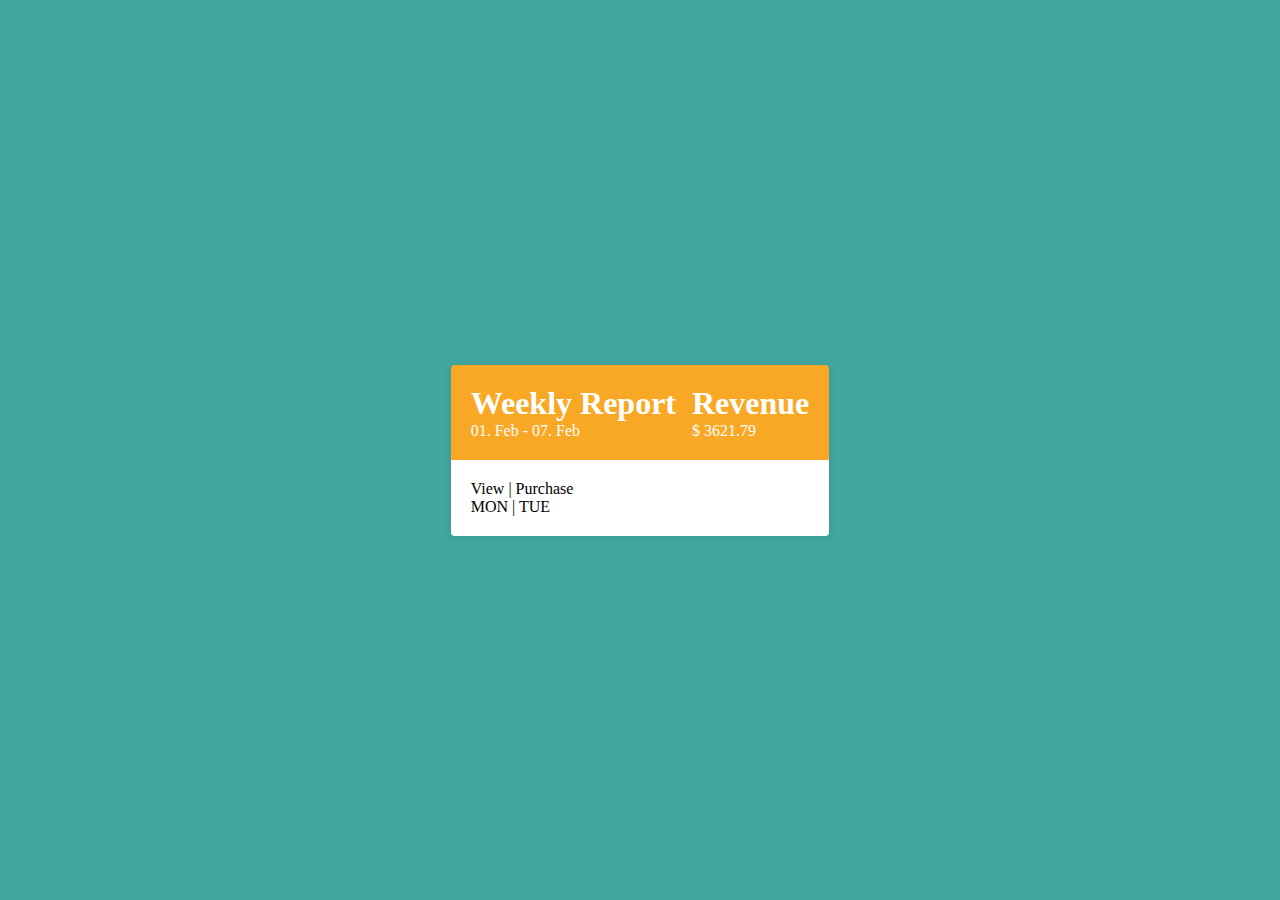
<file: day5/index.html>
<!DOCTYPE html>
<html lang="en">

<head>
    <meta charset="UTF-8">
    <meta name="viewport" content="width=device-width, initial-scale=1.0">
    <title>Day 5 - Statistic</title>
    <style>
        * {
            padding: 0;
            margin: 0;
            box-sizing: border-box;
        }

        body {
            background: #42A7A1;
            min-height: 100vh;
            display: grid;
            place-items: center;
        }

        section {
            box-shadow: 0 0 10px rgba(0, 0, 0, 0.1);
        }

        .flex {
            display: flex;
        }

        .flex-col {
            flex-direction: column;
        }

        .gap-5 {
            gap: 1rem;
        }

        .justify-between {
            justify-content: space-between;
        }

        .w-full {
            width: 100%;
        }

        .bg-yellow-500 {
            background: #F9A826;
        }

        .p-5 {
            padding: 1.25rem;
        }

        .text-white {
            color: white;
        }

        .bg-white {
            background: white;
        }

        .rounded-b {
            border-bottom-left-radius: 0.25rem;
            border-bottom-right-radius: 0.25rem;
        }

        .rounded-t {
            border-top-left-radius: 0.25rem;
            border-top-right-radius: 0.25rem;
        }
    </style>
</head>

<body>
    <section>
        <header class="flex justify-between w-full gap-5 bg-yellow-500 p-5 text-white rounded-t">
            <div>
                <h1>Weekly Report</h1>
                <span>01. Feb - 07. Feb</span>
            </div>
            <div>
                <h1>Revenue</h1>
                <span>$ 3621.79</span>
            </div>
        </header>
        <main class="p-5 bg-white rounded-b">
            <div>View | Purchase</div>
            <div id="chart"></div>
            <div>MON | TUE</div>
        </main>
    </section>
</body>

</html>
</file>
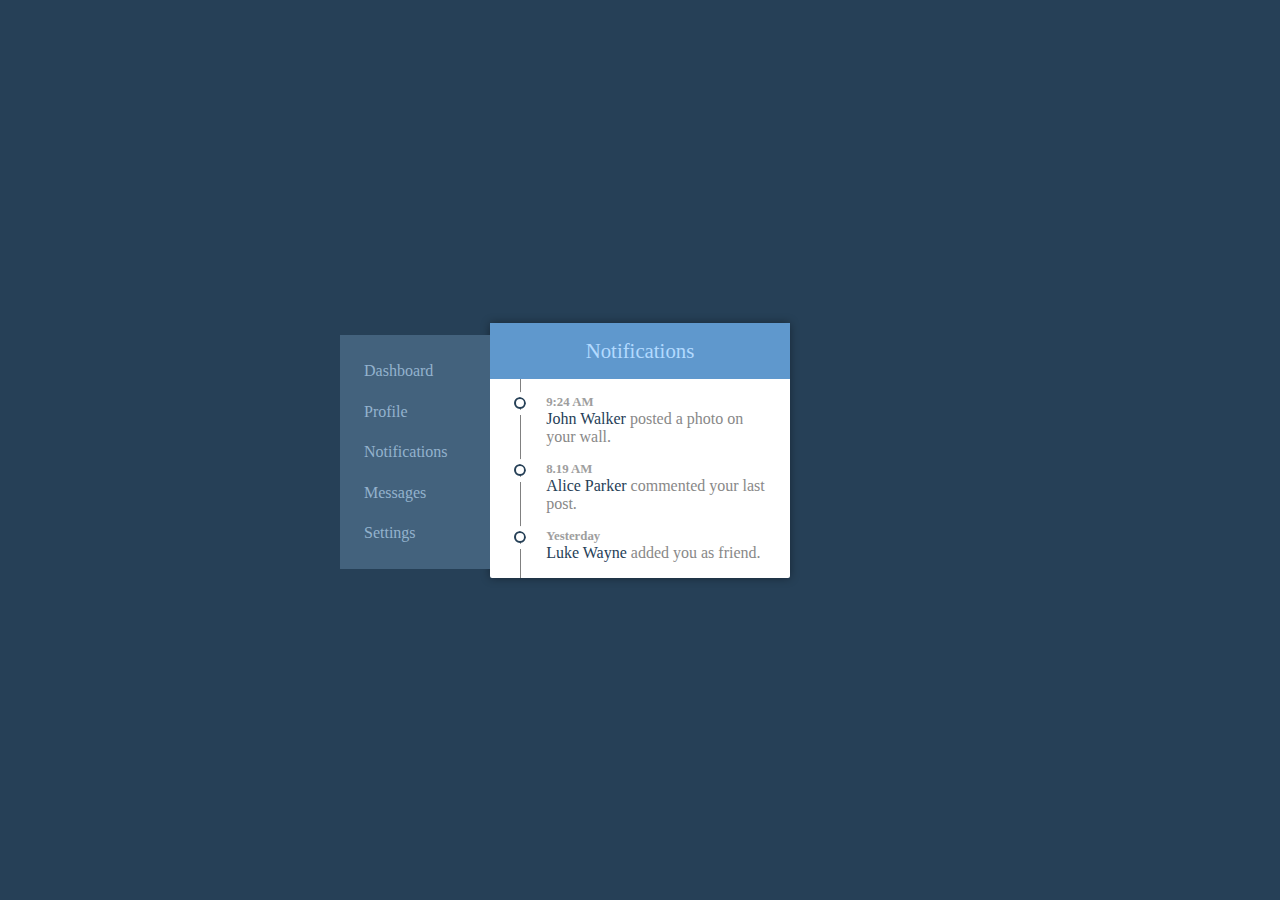
<file: day7/index.html>
<!DOCTYPE html>
<html lang="en">

<head>
    <meta charset="UTF-8">
    <meta name="viewport" content="width=device-width, initial-scale=1.0">
    <title>Notification</title>
    <link rel="stylesheet" href="https://cdnjs.cloudflare.com/ajax/libs/font-awesome/6.5.2/css/all.min.css"
        integrity="sha512-SnH5WK+bZxgPHs44uWIX+LLJAJ9/2PkPKZ5QiAj6Ta86w+fsb2TkcmfRyVX3pBnMFcV7oQPJkl9QevSCWr3W6A=="
        crossorigin="anonymous" referrerpolicy="no-referrer" />
    <style>
        * {
            margin: 0;
            padding: 0;
            box-sizing: border-box;
        }

        body {
            background-color: #264057;
            min-height: 100vh;
            display: flex;
            justify-content: center;
            align-items: center;
        }

        section {
            background-color: white;
            border-radius: 2px;
            box-shadow: 0 0 10px rgba(0, 0, 0, 0.4);
            min-width: 300px;
            position: relative;
        }

        section header {
            display: flex;
            gap: 1rem;
            justify-content: space-between;
            padding: 1rem;
            background-color: #5F98CD;
            transition: 0.3s;
            font-size: 1.3rem;
            z-index: 5;
        }

        header div {
            color: #B2DAFF;
            transition: 0.3s;
            cursor: pointer;
        }

        header div:hover {
            color: white;
        }

        main {
            padding: 1rem;
            display: grid;
            gap: 1rem;
            position: relative;
        }

        div.notification {
            position: relative;
            left: 15%;
            max-width: 230px;
        }

        div.notification .circle {
            width: 12px;
            height: 12px;
            border-radius: 50%;
            background-color: white;
            border: 2px solid #264057;
            position: absolute;
            left: -14%;
            top: 2px;
        }

        .circle::after {
            content: '';
            width: 13px;
            height: 13px;
            border-radius: 50%;
            border: 5px solid white;
            position: absolute;
            left: -7.55px;
            top: -6.99px;
        }

        div.notification h1 {
            font-size: 0.8rem;
            color: #9e9e9e;
        }

        div.notification p {
            font-size: 1rem;
            color: #888888;
        }

        div.notification p span {
            color: #264057;
        }

        div.line {
            border-left: 1px solid gray;
            height: 100%;
            position: absolute;
            left: 10%;
        }

        .panel {
            position: absolute;
            top: 5%;
            left: -50%;
            width: 150px;
            background-color: #43627D;
            padding: 1rem 0;
            z-index: 1;
        }

        .panel div {
            padding: 0.7rem 1rem;
            cursor: pointer;
            background-color: #43627D;
            color: #93B2CD;
            display: flex;
            gap: 0.5rem;
            font-size: 1rem;
            align-items: center;
            transition: 0.3s;

        }

        .panel div:hover {
            background-color: #264057;
            color: white;
        }

        .panel div i {
            font-size: 0.9rem;
        }
    </style>
</head>

<body>
    <section>
        <div class="panel">
            <div>
                <i class="fas fa-gauge"></i>
                Dashboard
            </div>
            <div>
                <i class="fas fa-user"></i>
                Profile
            </div>
            <div>
                <i class="fas fa-bell"></i>
                Notifications
            </div>
            <div>
                <i class="fas fa-message"></i>
                Messages
            </div>
            <div>
                <i class="fas fa-cog"></i>
                Settings
            </div>
        </div>
        <header>
            <div>
                <i class="fas fa-bars"></i>
            </div>
            <div>Notifications</div>
            <div>
                <i class="fas fa-search"></i>
            </div>
        </header>
        <main>
            <div class="line"></div>
            <div class="notification">
                <div class="circle"></div>
                <h1>9:24 AM</h1>
                <p><span>John Walker</span> posted a photo on your wall.</p>
            </div>
            <div class="notification">
                <div class="circle"></div>
                <h1>8.19 AM</h1>
                <p><span>Alice Parker</span> commented your last post.</p>
            </div>
            <div class="notification">
                <div class="circle"></div>
                <h1>Yesterday</h1>
                <p><span>Luke Wayne</span> added you as friend.</p>
            </div>
        </main>
    </section>

    <script>
        const menu = document.querySelector('.fa-bars');
        const panel = document.querySelector('.panel');
        const search = document.querySelector('.fa-search');

        menu.addEventListener('click', () => {
            panel.classList.toggle('active');
        });

        search.addEventListener('click', () => {
            alert('Search clicked');
        });
    </script>
</body>

</html>
</file>
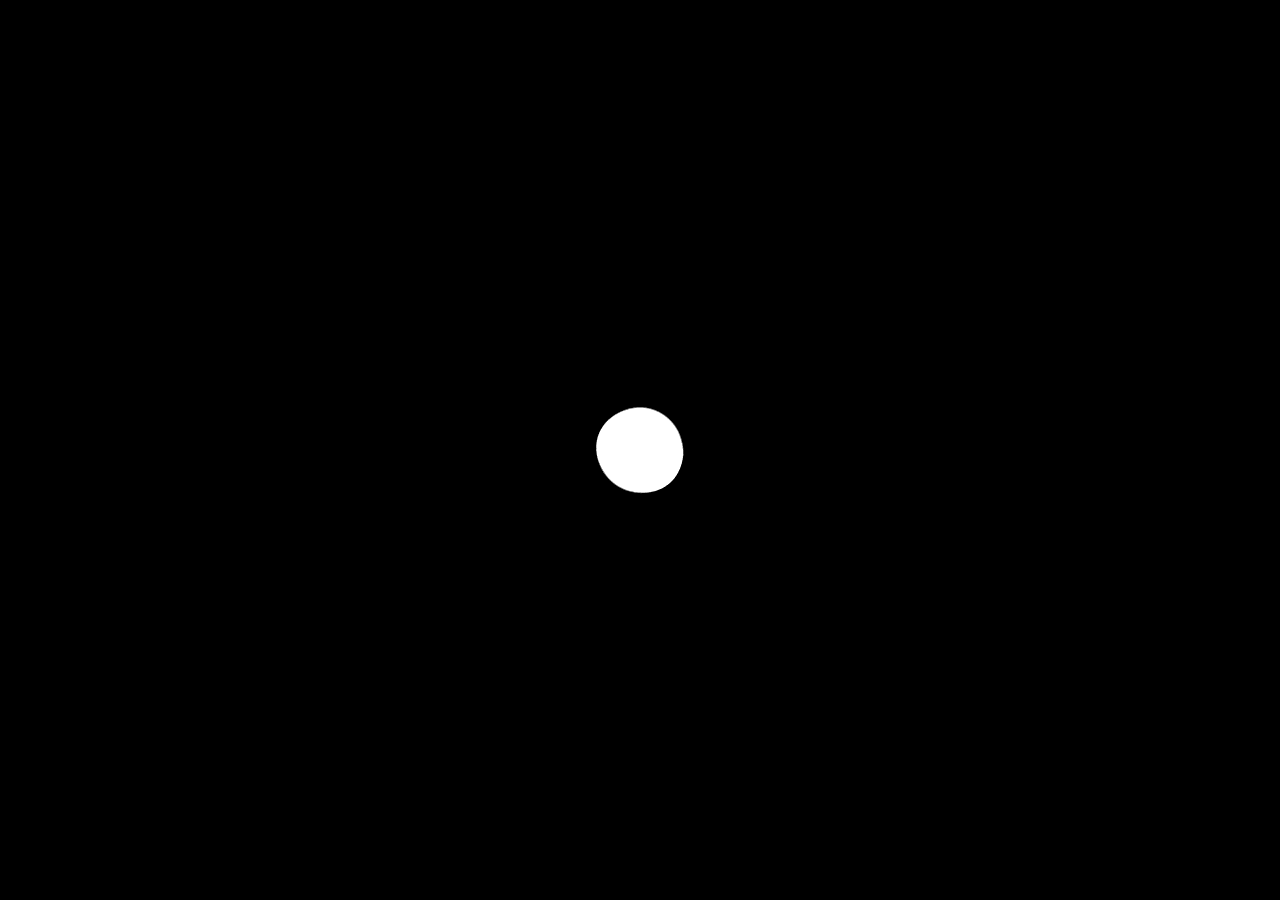
<file: day8/index.html>
<!DOCTYPE html>
<html lang="en">

<head>
    <meta charset="UTF-8">
    <meta name="viewport" content="width=device-width, initial-scale=1.0">
    <title>Meatballs</title>
    <style>
        body{
            background-color: #000;
        }
        .frame {
            position: absolute;
            top: 50%;
            left: 50%;
            width: 400px;
            height: 400px;
            margin-top: -200px;
            margin-left: -200px;
            border-radius: 2px;
            box-shadow: 4px 8px 16px 0 rgba(0, 0, 0, 0.1);
            overflow: hidden;
            background: #000;
            color: #333;
            font-family: 'Open Sans', Helvetica, sans-serif;
            -webkit-font-smoothing: antialiased;
            -moz-osx-font-smoothing: grayscale;
            filter: contrast(25);
        }

        .center {
            position: absolute;
            top: 50%;
            left: 50%;
            transform: translate(-50%, -50%);
        }

        .ball {
            position: relative;
            background-color: #fff;
            width: 90px;
            height: 90px;
            border-radius: 50%;
            filter: blur(15px);
        }

        .bubble-1 {
            position: absolute;
            top: 10px;
            left: 30px;
            background-color: #fff;
            width: 20px;
            height: 20px;
            border-radius: 50%;
            transform: rotate(65deg);
        }

        .bubble-1:after {
            position: absolute;
            display: block;
            content: "";
            width: 50px;
            height: 50px;
            background: #fff;
            border-radius: 50%;
            transform-origin: 37px 67px;
            -webkit-animation: rotate 2.7s ease-in-out 0.2s infinite;
            animation: rotate 2.7s ease-in-out 0.2s infinite;
            filter: blur(5px);
        }


        .bubble-2 {
            position: absolute;
            top: 50px;
            left: 50px;
            background-color: #fff;
            width: 20px;
            height: 20px;
            border-radius: 50%;
            transform: rotate(145deg);
        }

        .bubble-2:after {
            position: absolute;
            display: block;
            content: "";
            width: 20px;
            height: 20px;
            background: #fff;
            border-radius: 50%;
            transform-origin: 57px 37px;
            -webkit-animation: rotate 3.7s ease-in-out 1.2s infinite;
            animation: rotate 3.7s ease-in-out 1.2s infinite;
            filter: blur(5px);
        }


        .bubble-3 {
            position: absolute;
            top: 50px;
            left: 50px;
            background-color: #fff;
            width: 20px;
            height: 20px;
            border-radius: 50%;
            transform: rotate(145deg);
        }

        .bubble-3:after {
            position: absolute;
            display: block;
            content: "";
            width: 20px;
            height: 20px;
            background: #fff;
            border-radius: 50%;
            transform-origin: 17px 97px;
            -webkit-animation: rotate 5s ease-in-out 1.5s infinite;
            animation: rotate 5s ease-in-out 1.5s infinite;
            filter: blur(5px);
        }

        .bubble-3 {
            position: absolute;
            top: 30px;
            left: 30px;
            background-color: #fff;
            width: 45px;
            height: 45px;
            border-radius: 50%;
            transform: rotate(125deg);
        }

        .bubble-3:after {
            position: absolute;
            display: block;
            content: "";
            width: 20px;
            height: 20px;
            background: #fff;
            border-radius: 50%;
            transform-origin: 60px 67px;
            -webkit-animation: rotate 6s ease-in-out 6s infinite;
            animation: rotate 6s ease-in-out 6s infinite;
            filter: blur(5px);
        }

        .bubble-4 {
            position: absolute;
            top: 20px;
            left: 10px;
            background-color: #fff;
            width: 35px;
            height: 35px;
            border-radius: 50%;
            transform: rotate(190deg);
        }

        .bubble-4:after {
            position: absolute;
            display: block;
            content: "";
            width: 20px;
            height: 20px;
            background: #fff;
            border-radius: 50%;
            transform-origin: 10px 107px;
            -webkit-animation: rotate 6s ease-in-out 2s infinite;
            animation: rotate 6s ease-in-out 2s infinite;
            filter: blur(5px);
        }


        .bubble-5 {
            position: absolute;
            top: 30px;
            left: 30px;
            background-color: #fff;
            width: 50px;
            height: 50px;
            border-radius: 50%;
            transform: rotate(-50deg);
        }

        .bubble-5:after {
            position: absolute;
            display: block;
            content: "";
            width: 50px;
            height: 50px;
            background: #fff;
            border-radius: 50%;
            transform-origin: 50px 80px;
            -webkit-animation: rotate 4.5s ease-in-out 2s infinite;
            animation: rotate 4.5s ease-in-out 2s infinite;
            filter: blur(5px);
        }

        @-webkit-keyframes rotate {
            from {
                transform: rotate(0deg) translate3d(0, 0, 0);
            }

            to {
                transform: rotate(360deg) translate3d(0, 0, 0);
            }
        }

        @keyframes rotate {
            from {
                transform: rotate(0deg) translate3d(0, 0, 0);
            }

            to {
                transform: rotate(360deg) translate3d(0, 0, 0);
            }
        }
    </style>
</head>

<body>
    <div class="frame">
        <div class="center">
            <div class="ball"></div>
            <div class="bubble-1"></div>
            <div class="bubble-2"></div>
            <div class="bubble-3"></div>
            <div class="bubble-4"></div>
            <div class="bubble-5"></div>
        </div>
    </div>
</body>

</html>
</file>
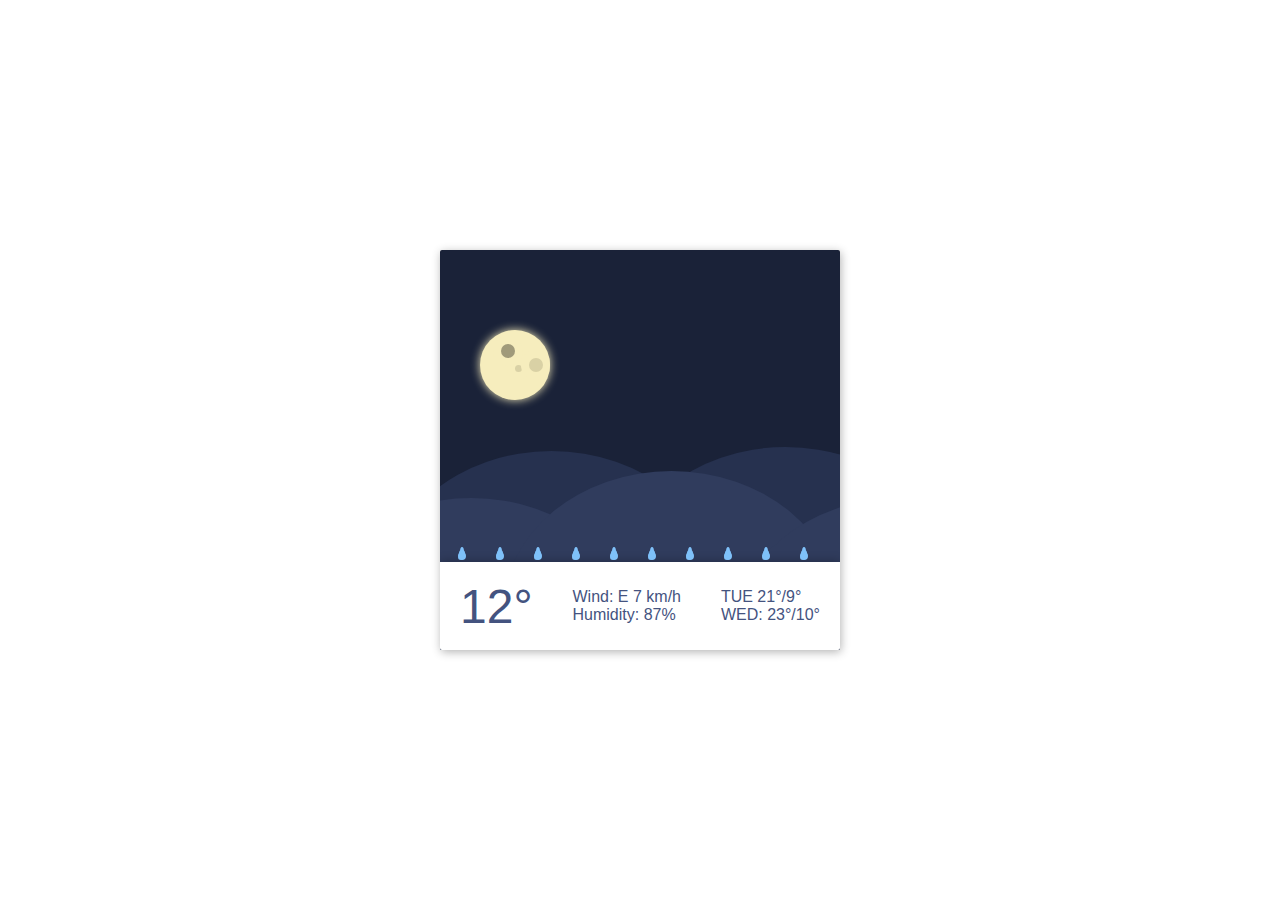
<file: day9/index.html>
<!DOCTYPE html>
<html lang="en">

<head>
    <meta charset="UTF-8">
    <meta name="viewport" content="width=device-width, initial-scale=1.0">
    <title>Rainy Day</title>
    <style>
        * {
            --drop-color: $7FC1F9;
            margin: 0;
            padding: 0;
            box-sizing: border-box;
        }

        .frame {
            position: absolute;
            top: 50%;
            left: 50%;
            width: 400px;
            height: 400px;
            margin-top: -200px;
            margin-left: -200px;
            border-radius: 2px;
            box-shadow: 1px 2px 10px 0px rgba(0, 0, 0, 0.3);
            background: #1A2238;
            color: #394568;
            font-family: 'Open Sans', Helvetica, sans-serif;
            font-weight: 300;
            -webkit-font-smoothing: antialiased;
            -moz-osx-font-smoothing: grayscale;
            overflow: hidden;
        }

        @keyframes moon {
            0% {
                transform: translate(-20px, 200px) rotate(0deg);
            }

            30% {
                transform: translate(0, 0px) rotate(180deg);
            }

            100% {
                transform: rotate(360deg);
            }
        }

        .moon {
            position: absolute;
            width: 70px;
            height: 70px;
            top: 20%;
            left: 10%;
            background-color: #F6EDBD;
            border-radius: 50%;
            overflow: hidden;
            box-shadow: 0 0 10px 0 #F6EDBD;
            animation: moon 5s 1 ease-in-out;

            .create-1 {
                position: absolute;
                width: 10%;
                height: 10%;
                top: 50%;
                left: 50%;
                background-color: #d9d1a5;
                border-radius: 50%;
                box-shadow: 0 0 0 0.5em #F6EDBD;
            }

            .create-2 {
                position: absolute;
                width: 20%;
                height: 20%;
                top: 40%;
                left: 70%;
                background-color: #d9d1a5;
                border-radius: 50%;
                box-shadow: 0 0 0 0.5em #F6EDBD;
            }

            .create-3 {
                position: absolute;
                width: 20%;
                height: 20%;
                top: 20%;
                left: 30%;
                background-color: #a09a7a;
                border-radius: 50%;
                box-shadow: 0 0 0 0.5em #F6EDBD;
            }
        }

        .hill {
            position: absolute;
            z-index: 2;
            width: 337px;
            height: 281px;
            top: 201px;
            left: -57px;
            background: #26314F;
            border-radius: 50%;
        }

        .one {
            top: 197px;
            left: 177px;
        }

        .two {
            background: #303C5D;
            top: 248px;
            left: -137px;
        }

        .three {
            background: #303C5D;
            top: 221px;
            left: 63px;
        }

        .four {
            background: #303C5D;
            top: 248px;
            left: 292px;
        }

        .card {
            position: absolute;
            height: 88px;
            width: 100%;
            background-color: white;
            bottom: 0;
            z-index: 5;
            box-shadow: 0 0 10px 0 rgba(0, 0, 0, 0.3);
            display: flex;
            align-items: center;
            justify-content: space-between;
            padding: 0 20px;
            color: #44537f;
            font-weight: 100;
        }

        .card h1 {
            display: flex;
            justify-content: center;
            align-items: center;
            font-weight: 100;
            font-size: 3rem;
        }


        .drop-big-1,
        .drop-small-10,
        .drop-medium-10,
        .drop-small-9,
        .drop-medium-9,
        .drop-small-8,
        .drop-medium-8,
        .drop-small-7,
        .drop-medium-7,
        .drop-small-6,
        .drop-medium-6,
        .drop-small-5,
        .drop-medium-5,
        .drop-small-4,
        .drop-medium-4,
        .drop-small-3,
        .drop-medium-3,
        .drop-small-2,
        .drop-medium-2,
        .drop-small-1,
        .drop-medium-1 {
            position: absolute;
            z-index: 20;
            left: 18px;
            bottom: 90px;
            width: 8px;
            height: 8px;
            border-radius: 50%;
            background: #7FC1F9;
            -webkit-animation: drop 0.8s linear 0.96s infinite;
            animation: drop 0.8s linear 0.96s infinite;
            -webkit-animation-fill-mode: both;
            animation-fill-mode: both;
            transform-origin: 50% 100%;
        }

        .drop-big-1:before,
        .drop-small-10:before,
        .drop-medium-10:before,
        .drop-small-9:before,
        .drop-medium-9:before,
        .drop-small-8:before,
        .drop-medium-8:before,
        .drop-small-7:before,
        .drop-medium-7:before,
        .drop-small-6:before,
        .drop-medium-6:before,
        .drop-small-5:before,
        .drop-medium-5:before,
        .drop-small-4:before,
        .drop-medium-4:before,
        .drop-small-3:before,
        .drop-medium-3:before,
        .drop-small-2:before,
        .drop-medium-2:before,
        .drop-small-1:before,
        .drop-medium-1:before {
            position: absolute;
            content: "";
            display: block;
            top: -2px;
            left: 1px;
            width: 6px;
            height: 6px;
            background: #7FC1F9;
            border-radius: 3px;
        }

        .drop-big-1:after,
        .drop-small-10:after,
        .drop-medium-10:after,
        .drop-small-9:after,
        .drop-medium-9:after,
        .drop-small-8:after,
        .drop-medium-8:after,
        .drop-small-7:after,
        .drop-medium-7:after,
        .drop-small-6:after,
        .drop-medium-6:after,
        .drop-small-5:after,
        .drop-medium-5:after,
        .drop-small-4:after,
        .drop-medium-4:after,
        .drop-small-3:after,
        .drop-medium-3:after,
        .drop-small-2:after,
        .drop-medium-2:after,
        .drop-small-1:after,
        .drop-medium-1:after {
            position: absolute;
            content: "";
            display: block;
            top: -5px;
            left: 2px;
            width: 4px;
            height: 10px;
            background: #7FC1F9;
            border-radius: 50%;
        }

        .drop-medium-1 {
            left: 18px;
            opacity: 0.6;
            width: 6px;
            height: 6px;
            -webkit-animation: drop 1.4s linear 1.76s infinite;
            animation: drop 1.4s linear 1.76s infinite;
            -webkit-animation-fill-mode: both;
            animation-fill-mode: both;
        }

        .drop-medium-1:before {
            top: -2px;
            left: 1px;
            width: 4px;
            height: 4px;
        }

        .drop-medium-1:after {
            top: -4px;
            left: 2px;
            width: 2px;
            height: 6px;
        }

        .drop-small-1 {
            left: 18px;
            opacity: 0.3;
            width: 4px;
            height: 4px;
            -webkit-animation: drop 2.1s linear 0.12s infinite;
            animation: drop 2.1s linear 0.12s infinite;
            -webkit-animation-fill-mode: both;
            animation-fill-mode: both;
        }

        .drop-small-1:before {
            top: -2px;
            left: 1px;
            width: 2px;
            height: 2px;
        }

        .drop-small-1:after {
            top: -3px;
            left: 1px;
            width: 2px;
            height: 4px;
        }

        .drop-big-2 {
            position: absolute;
            z-index: 20;
            left: 56px;
            bottom: 90px;
            width: 8px;
            height: 8px;
            border-radius: 50%;
            background: #7FC1F9;
            -webkit-animation: drop 0.9s linear 0.36s infinite;
            animation: drop 0.9s linear 0.36s infinite;
            -webkit-animation-fill-mode: both;
            animation-fill-mode: both;
            transform-origin: 50% 100%;
        }

        .drop-big-2:before {
            position: absolute;
            content: "";
            display: block;
            top: -2px;
            left: 1px;
            width: 6px;
            height: 6px;
            background: #7FC1F9;
            border-radius: 3px;
        }

        .drop-big-2:after {
            position: absolute;
            content: "";
            display: block;
            top: -5px;
            left: 2px;
            width: 4px;
            height: 10px;
            background: #7FC1F9;
            border-radius: 50%;
        }

        .drop-medium-2 {
            left: 56px;
            opacity: 0.6;
            width: 6px;
            height: 6px;
            -webkit-animation: drop 1.4s linear 1.28s infinite;
            animation: drop 1.4s linear 1.28s infinite;
            -webkit-animation-fill-mode: both;
            animation-fill-mode: both;
        }

        .drop-medium-2:before {
            top: -2px;
            left: 1px;
            width: 4px;
            height: 4px;
        }

        .drop-medium-2:after {
            top: -4px;
            left: 2px;
            width: 2px;
            height: 6px;
        }

        .drop-small-2 {
            left: 56px;
            opacity: 0.3;
            width: 4px;
            height: 4px;
            -webkit-animation: drop 2.1s linear 1.2s infinite;
            animation: drop 2.1s linear 1.2s infinite;
            -webkit-animation-fill-mode: both;
            animation-fill-mode: both;
        }

        .drop-small-2:before {
            top: -2px;
            left: 1px;
            width: 2px;
            height: 2px;
        }

        .drop-small-2:after {
            top: -3px;
            left: 1px;
            width: 2px;
            height: 4px;
        }

        .drop-big-3 {
            position: absolute;
            z-index: 20;
            left: 94px;
            bottom: 90px;
            width: 8px;
            height: 8px;
            border-radius: 50%;
            background: #7FC1F9;
            -webkit-animation: drop 0.9s linear 1.32s infinite;
            animation: drop 0.9s linear 1.32s infinite;
            -webkit-animation-fill-mode: both;
            animation-fill-mode: both;
            transform-origin: 50% 100%;
        }

        .drop-big-3:before {
            position: absolute;
            content: "";
            display: block;
            top: -2px;
            left: 1px;
            width: 6px;
            height: 6px;
            background: #7FC1F9;
            border-radius: 3px;
        }

        .drop-big-3:after {
            position: absolute;
            content: "";
            display: block;
            top: -5px;
            left: 2px;
            width: 4px;
            height: 10px;
            background: #7FC1F9;
            border-radius: 50%;
        }

        .drop-medium-3 {
            left: 94px;
            opacity: 0.6;
            width: 6px;
            height: 6px;
            -webkit-animation: drop 1.5s linear 0.24s infinite;
            animation: drop 1.5s linear 0.24s infinite;
            -webkit-animation-fill-mode: both;
            animation-fill-mode: both;
        }

        .drop-medium-3:before {
            top: -2px;
            left: 1px;
            width: 4px;
            height: 4px;
        }

        .drop-medium-3:after {
            top: -4px;
            left: 2px;
            width: 2px;
            height: 6px;
        }

        .drop-small-3 {
            left: 94px;
            opacity: 0.3;
            width: 4px;
            height: 4px;
            -webkit-animation: drop 2s linear 0.72s infinite;
            animation: drop 2s linear 0.72s infinite;
            -webkit-animation-fill-mode: both;
            animation-fill-mode: both;
        }

        .drop-small-3:before {
            top: -2px;
            left: 1px;
            width: 2px;
            height: 2px;
        }

        .drop-small-3:after {
            top: -3px;
            left: 1px;
            width: 2px;
            height: 4px;
        }

        .drop-big-4 {
            position: absolute;
            z-index: 20;
            left: 132px;
            bottom: 90px;
            width: 8px;
            height: 8px;
            border-radius: 50%;
            background: #7FC1F9;
            -webkit-animation: drop 0.8s linear 0.8s infinite;
            animation: drop 0.8s linear 0.8s infinite;
            -webkit-animation-fill-mode: both;
            animation-fill-mode: both;
            transform-origin: 50% 100%;
        }

        .drop-big-4:before {
            position: absolute;
            content: "";
            display: block;
            top: -2px;
            left: 1px;
            width: 6px;
            height: 6px;
            background: #7FC1F9;
            border-radius: 3px;
        }

        .drop-big-4:after {
            position: absolute;
            content: "";
            display: block;
            top: -5px;
            left: 2px;
            width: 4px;
            height: 10px;
            background: #7FC1F9;
            border-radius: 50%;
        }

        .drop-medium-4 {
            left: 132px;
            opacity: 0.6;
            width: 6px;
            height: 6px;
            -webkit-animation: drop 1.5s linear 0.48s infinite;
            animation: drop 1.5s linear 0.48s infinite;
            -webkit-animation-fill-mode: both;
            animation-fill-mode: both;
        }

        .drop-medium-4:before {
            top: -2px;
            left: 1px;
            width: 4px;
            height: 4px;
        }

        .drop-medium-4:after {
            top: -4px;
            left: 2px;
            width: 2px;
            height: 6px;
        }

        .drop-small-4 {
            left: 132px;
            opacity: 0.3;
            width: 4px;
            height: 4px;
            -webkit-animation: drop 2.1s linear 0.56s infinite;
            animation: drop 2.1s linear 0.56s infinite;
            -webkit-animation-fill-mode: both;
            animation-fill-mode: both;
        }

        .drop-small-4:before {
            top: -2px;
            left: 1px;
            width: 2px;
            height: 2px;
        }

        .drop-small-4:after {
            top: -3px;
            left: 1px;
            width: 2px;
            height: 4px;
        }

        .drop-big-5 {
            position: absolute;
            z-index: 20;
            left: 170px;
            bottom: 90px;
            width: 8px;
            height: 8px;
            border-radius: 50%;
            background: #7FC1F9;
            -webkit-animation: drop 0.9s linear 1.6s infinite;
            animation: drop 0.9s linear 1.6s infinite;
            -webkit-animation-fill-mode: both;
            animation-fill-mode: both;
            transform-origin: 50% 100%;
        }

        .drop-big-5:before {
            position: absolute;
            content: "";
            display: block;
            top: -2px;
            left: 1px;
            width: 6px;
            height: 6px;
            background: #7FC1F9;
            border-radius: 3px;
        }

        .drop-big-5:after {
            position: absolute;
            content: "";
            display: block;
            top: -5px;
            left: 2px;
            width: 4px;
            height: 10px;
            background: #7FC1F9;
            border-radius: 50%;
        }

        .drop-medium-5 {
            left: 170px;
            opacity: 0.6;
            width: 6px;
            height: 6px;
            -webkit-animation: drop 1.5s linear 1.36s infinite;
            animation: drop 1.5s linear 1.36s infinite;
            -webkit-animation-fill-mode: both;
            animation-fill-mode: both;
        }

        .drop-medium-5:before {
            top: -2px;
            left: 1px;
            width: 4px;
            height: 4px;
        }

        .drop-medium-5:after {
            top: -4px;
            left: 2px;
            width: 2px;
            height: 6px;
        }

        .drop-small-5 {
            left: 170px;
            opacity: 0.3;
            width: 4px;
            height: 4px;
            -webkit-animation: drop 2.1s linear 0.48s infinite;
            animation: drop 2.1s linear 0.48s infinite;
            -webkit-animation-fill-mode: both;
            animation-fill-mode: both;
        }

        .drop-small-5:before {
            top: -2px;
            left: 1px;
            width: 2px;
            height: 2px;
        }

        .drop-small-5:after {
            top: -3px;
            left: 1px;
            width: 2px;
            height: 4px;
        }

        .drop-big-6 {
            position: absolute;
            z-index: 20;
            left: 208px;
            bottom: 90px;
            width: 8px;
            height: 8px;
            border-radius: 50%;
            background: #7FC1F9;
            -webkit-animation: drop 0.9s linear 0.16s infinite;
            animation: drop 0.9s linear 0.16s infinite;
            -webkit-animation-fill-mode: both;
            animation-fill-mode: both;
            transform-origin: 50% 100%;
        }

        .drop-big-6:before {
            position: absolute;
            content: "";
            display: block;
            top: -2px;
            left: 1px;
            width: 6px;
            height: 6px;
            background: #7FC1F9;
            border-radius: 3px;
        }

        .drop-big-6:after {
            position: absolute;
            content: "";
            display: block;
            top: -5px;
            left: 2px;
            width: 4px;
            height: 10px;
            background: #7FC1F9;
            border-radius: 50%;
        }

        .drop-medium-6 {
            left: 208px;
            opacity: 0.6;
            width: 6px;
            height: 6px;
            -webkit-animation: drop 1.5s linear 1.72s infinite;
            animation: drop 1.5s linear 1.72s infinite;
            -webkit-animation-fill-mode: both;
            animation-fill-mode: both;
        }

        .drop-medium-6:before {
            top: -2px;
            left: 1px;
            width: 4px;
            height: 4px;
        }

        .drop-medium-6:after {
            top: -4px;
            left: 2px;
            width: 2px;
            height: 6px;
        }

        .drop-small-6 {
            left: 208px;
            opacity: 0.3;
            width: 4px;
            height: 4px;
            -webkit-animation: drop 2.1s linear 0.16s infinite;
            animation: drop 2.1s linear 0.16s infinite;
            -webkit-animation-fill-mode: both;
            animation-fill-mode: both;
        }

        .drop-small-6:before {
            top: -2px;
            left: 1px;
            width: 2px;
            height: 2px;
        }

        .drop-small-6:after {
            top: -3px;
            left: 1px;
            width: 2px;
            height: 4px;
        }

        .drop-big-7 {
            position: absolute;
            z-index: 20;
            left: 246px;
            bottom: 90px;
            width: 8px;
            height: 8px;
            border-radius: 50%;
            background: #7FC1F9;
            -webkit-animation: drop 0.8s linear 1.84s infinite;
            animation: drop 0.8s linear 1.84s infinite;
            -webkit-animation-fill-mode: both;
            animation-fill-mode: both;
            transform-origin: 50% 100%;
        }

        .drop-big-7:before {
            position: absolute;
            content: "";
            display: block;
            top: -2px;
            left: 1px;
            width: 6px;
            height: 6px;
            background: #7FC1F9;
            border-radius: 3px;
        }

        .drop-big-7:after {
            position: absolute;
            content: "";
            display: block;
            top: -5px;
            left: 2px;
            width: 4px;
            height: 10px;
            background: #7FC1F9;
            border-radius: 50%;
        }

        .drop-medium-7 {
            left: 246px;
            opacity: 0.6;
            width: 6px;
            height: 6px;
            -webkit-animation: drop 1.5s linear 1.72s infinite;
            animation: drop 1.5s linear 1.72s infinite;
            -webkit-animation-fill-mode: both;
            animation-fill-mode: both;
        }

        .drop-medium-7:before {
            top: -2px;
            left: 1px;
            width: 4px;
            height: 4px;
        }

        .drop-medium-7:after {
            top: -4px;
            left: 2px;
            width: 2px;
            height: 6px;
        }

        .drop-small-7 {
            left: 246px;
            opacity: 0.3;
            width: 4px;
            height: 4px;
            -webkit-animation: drop 2s linear 1.76s infinite;
            animation: drop 2s linear 1.76s infinite;
            -webkit-animation-fill-mode: both;
            animation-fill-mode: both;
        }

        .drop-small-7:before {
            top: -2px;
            left: 1px;
            width: 2px;
            height: 2px;
        }

        .drop-small-7:after {
            top: -3px;
            left: 1px;
            width: 2px;
            height: 4px;
        }

        .drop-big-8 {
            position: absolute;
            z-index: 20;
            left: 284px;
            bottom: 90px;
            width: 8px;
            height: 8px;
            border-radius: 50%;
            background: #7FC1F9;
            -webkit-animation: drop 0.8s linear 0.68s infinite;
            animation: drop 0.8s linear 0.68s infinite;
            -webkit-animation-fill-mode: both;
            animation-fill-mode: both;
            transform-origin: 50% 100%;
        }

        .drop-big-8:before {
            position: absolute;
            content: "";
            display: block;
            top: -2px;
            left: 1px;
            width: 6px;
            height: 6px;
            background: #7FC1F9;
            border-radius: 3px;
        }

        .drop-big-8:after {
            position: absolute;
            content: "";
            display: block;
            top: -5px;
            left: 2px;
            width: 4px;
            height: 10px;
            background: #7FC1F9;
            border-radius: 50%;
        }

        .drop-medium-8 {
            left: 284px;
            opacity: 0.6;
            width: 6px;
            height: 6px;
            -webkit-animation: drop 1.4s linear 0.52s infinite;
            animation: drop 1.4s linear 0.52s infinite;
            -webkit-animation-fill-mode: both;
            animation-fill-mode: both;
        }

        .drop-medium-8:before {
            top: -2px;
            left: 1px;
            width: 4px;
            height: 4px;
        }

        .drop-medium-8:after {
            top: -4px;
            left: 2px;
            width: 2px;
            height: 6px;
        }

        .drop-small-8 {
            left: 284px;
            opacity: 0.3;
            width: 4px;
            height: 4px;
            -webkit-animation: drop 2s linear 1.24s infinite;
            animation: drop 2s linear 1.24s infinite;
            -webkit-animation-fill-mode: both;
            animation-fill-mode: both;
        }

        .drop-small-8:before {
            top: -2px;
            left: 1px;
            width: 2px;
            height: 2px;
        }

        .drop-small-8:after {
            top: -3px;
            left: 1px;
            width: 2px;
            height: 4px;
        }

        .drop-big-9 {
            position: absolute;
            z-index: 20;
            left: 322px;
            bottom: 90px;
            width: 8px;
            height: 8px;
            border-radius: 50%;
            background: #7FC1F9;
            -webkit-animation: drop 0.9s linear 1.16s infinite;
            animation: drop 0.9s linear 1.16s infinite;
            -webkit-animation-fill-mode: both;
            animation-fill-mode: both;
            transform-origin: 50% 100%;
        }

        .drop-big-9:before {
            position: absolute;
            content: "";
            display: block;
            top: -2px;
            left: 1px;
            width: 6px;
            height: 6px;
            background: #7FC1F9;
            border-radius: 3px;
        }

        .drop-big-9:after {
            position: absolute;
            content: "";
            display: block;
            top: -5px;
            left: 2px;
            width: 4px;
            height: 10px;
            background: #7FC1F9;
            border-radius: 50%;
        }

        .drop-medium-9 {
            left: 322px;
            opacity: 0.6;
            width: 6px;
            height: 6px;
            -webkit-animation: drop 1.5s linear 1.4s infinite;
            animation: drop 1.5s linear 1.4s infinite;
            -webkit-animation-fill-mode: both;
            animation-fill-mode: both;
        }

        .drop-medium-9:before {
            top: -2px;
            left: 1px;
            width: 4px;
            height: 4px;
        }

        .drop-medium-9:after {
            top: -4px;
            left: 2px;
            width: 2px;
            height: 6px;
        }

        .drop-small-9 {
            left: 322px;
            opacity: 0.3;
            width: 4px;
            height: 4px;
            -webkit-animation: drop 2.1s linear 1.12s infinite;
            animation: drop 2.1s linear 1.12s infinite;
            -webkit-animation-fill-mode: both;
            animation-fill-mode: both;
        }

        .drop-small-9:before {
            top: -2px;
            left: 1px;
            width: 2px;
            height: 2px;
        }

        .drop-small-9:after {
            top: -3px;
            left: 1px;
            width: 2px;
            height: 4px;
        }

        .drop-big-10 {
            position: absolute;
            z-index: 20;
            left: 360px;
            bottom: 90px;
            width: 8px;
            height: 8px;
            border-radius: 50%;
            background: #7FC1F9;
            -webkit-animation: drop 0.8s linear 1.44s infinite;
            animation: drop 0.8s linear 1.44s infinite;
            -webkit-animation-fill-mode: both;
            animation-fill-mode: both;
            transform-origin: 50% 100%;
        }

        .drop-big-10:before {
            position: absolute;
            content: "";
            display: block;
            top: -2px;
            left: 1px;
            width: 6px;
            height: 6px;
            background: #7FC1F9;
            border-radius: 3px;
        }

        .drop-big-10:after {
            position: absolute;
            content: "";
            display: block;
            top: -5px;
            left: 2px;
            width: 4px;
            height: 10px;
            background: #7FC1F9;
            border-radius: 50%;
        }

        .drop-medium-10 {
            left: 360px;
            opacity: 0.6;
            width: 6px;
            height: 6px;
            -webkit-animation: drop 1.5s linear 0.92s infinite;
            animation: drop 1.5s linear 0.92s infinite;
            -webkit-animation-fill-mode: both;
            animation-fill-mode: both;
        }

        .drop-medium-10:before {
            top: -2px;
            left: 1px;
            width: 4px;
            height: 4px;
        }

        .drop-medium-10:after {
            top: -4px;
            left: 2px;
            width: 2px;
            height: 6px;
        }

        .drop-small-10 {
            left: 360px;
            opacity: 0.3;
            width: 4px;
            height: 4px;
            -webkit-animation: drop 2s linear 1.16s infinite;
            animation: drop 2s linear 1.16s infinite;
            -webkit-animation-fill-mode: both;
            animation-fill-mode: both;
        }

        .drop-small-10:before {
            top: -2px;
            left: 1px;
            width: 2px;
            height: 2px;
        }

        .drop-small-10:after {
            top: -3px;
            left: 1px;
            width: 2px;
            height: 4px;
        }

        @-webkit-keyframes drop {
            0% {
                transform: translate3d(40px, -320px, 0) scaleX(1) scaleY(1) rotate(17deg);
            }

            85% {
                transform: translate3d(0, 0, 0) scaleX(1) scaleY(1) rotate(17deg);
            }

            100% {
                transform: translate3d(0, 0, 0) scaleX(3) scaleY(0) rotate(0deg);
            }
        }

        @keyframes drop {
            0% {
                transform: translate3d(40px, -320px, 0) scaleX(1) scaleY(1) rotate(17deg);
            }

            85% {
                transform: translate3d(0, 0, 0) scaleX(1) scaleY(1) rotate(17deg);
            }

            100% {
                transform: translate3d(0, 0, 0) scaleX(3) scaleY(0) rotate(0deg);
            }
        }
    </style>
</head>

<body>
    <div class="frame">
        <div class="moon">
            <div class="create-1"></div>
            <div class="create-2"></div>
            <div class="create-3"></div>
        </div>

        <div class="hill"></div>
        <div class="hill one"></div>
        <div class="hill two"></div>
        <div class="hill three"></div>
        <div class="hill four"></div>

        <div class="card">
            <h1>
                12°
            </h1>
            <div>
                <div>Wind: E 7 km/h</div>
                <div>Humidity: 87%</div>
            </div>
            <div>
                <div>TUE 21°/9°</div>
                <div>WED: 23°/10°</div>
            </div>
        </div>

        <div class="drop-big-1"></div>
        <div class="drop-big-2"></div>
        <div class="drop-big-3"></div>
        <div class="drop-big-4"></div>
        <div class="drop-big-5"></div>
        <div class="drop-big-6"></div>
        <div class="drop-big-7"></div>
        <div class="drop-big-8"></div>
        <div class="drop-big-9"></div>
        <div class="drop-big-10"></div>
        <div class="drop-medium-1"></div>
        <div class="drop-medium-2"></div>
        <div class="drop-medium-3"></div>
        <div class="drop-medium-4"></div>
        <div class="drop-medium-5"></div>
        <div class="drop-medium-6"></div>
        <div class="drop-medium-7"></div>
        <div class="drop-medium-8"></div>
        <div class="drop-medium-9"></div>
        <div class="drop-medium-10"></div>
        <div class="drop-small-1"></div>
        <div class="drop-small-2"></div>
        <div class="drop-small-3"></div>
        <div class="drop-small-4"></div>
        <div class="drop-small-5"></div>
        <div class="drop-small-6"></div>
        <div class="drop-small-7"></div>
        <div class="drop-small-8"></div>
        <div class="drop-small-9"></div>
        <div class="drop-small-10"></div>
    </div>
</body>

</html>
</file>
<file: day47/style.css>
@import url(https://fonts.googleapis.com/css?family=Open+Sans:700,300);
* {
  padding: 0;
  margin: 0;
}
body {
  background: #232425;
}
h2#gomba {
  color: white;
  font-size: 3em;
  font-family: "Trebuchet MS", "Lucida Sans Unicode", "Lucida Grande",
    "Lucida Sans", Arial, sans-serif;
  transform: translateY(100%);
  text-align: center;
}

.frame {
  position: absolute;
  top: 57%;
  left: 50%;
  width: 380px;
  height: 320px;
  margin-top: -200px;
  margin-left: -200px;
  border-radius: 5px;
  /* box-shadow: 4px 8px 16px 0 rgba(0, 0, 0, 0.1); */
  overflow: hidden;
  background: #fff;
  color: #333;
  border: 10px solid white;
  box-shadow: 0 0 10px white;
  font-family: "Open Sans", Helvetica, sans-serif;
  -webkit-font-smoothing: antialiased;
  -moz-osx-font-smoothing: grayscale;
}

.center {
  position: absolute;
  top: 50%;
  left: 50%;
  transform: translate(-50%, -50%);
}
td,
tr {
  border: none;
}

td:hover {
  cursor: pointer;
  background-color: #f34e44;
}

.on {
  background-color: white;
  outline: 1px solid white;
}

table {
  background-color: #dd3927;
}
</file>
